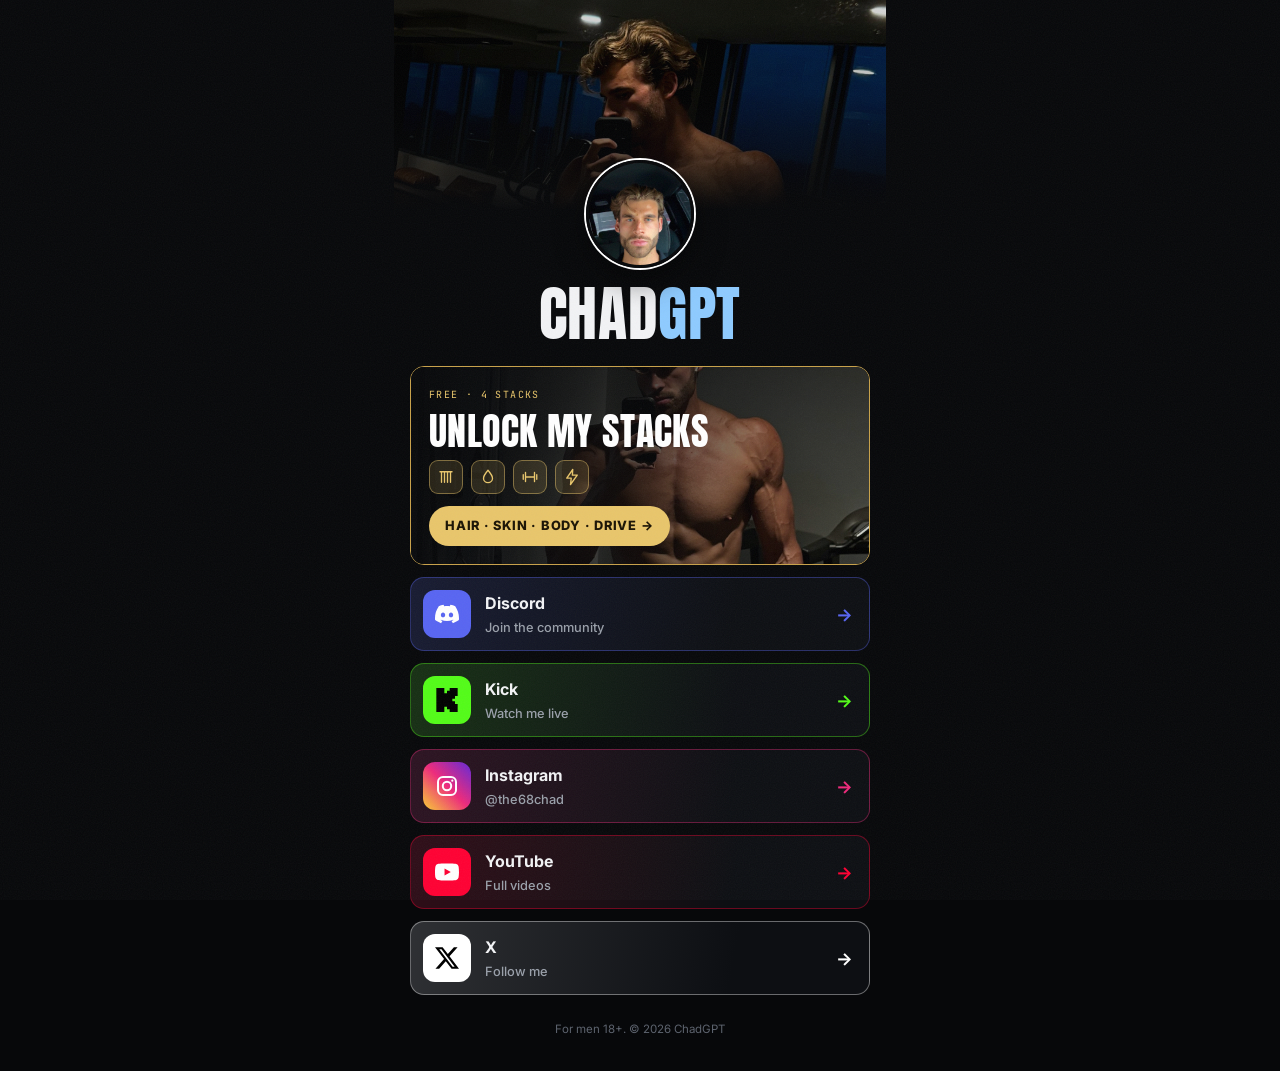
<file: index.html>
<!doctype html>
<html lang="en">
<head>
  <meta charset="utf-8">
  <meta name="viewport" content="width=device-width, initial-scale=1">
  <title>ChadGPT</title>
  <meta name="description" content="ChadGPT. My stacks, my streams, my socials. All in one place.">
  <meta name="theme-color" content="#07080a">
  <meta property="og:type" content="website">
  <meta property="og:site_name" content="ChadGPT">
  <meta property="og:title" content="ChadGPT">
  <meta property="og:description" content="My stacks, my streams, my socials. All in one place.">
  <meta property="og:url" content="https://1chadgpt.com/">
  <meta property="og:image" content="https://1chadgpt.com/images/gallery-4.jpg">
  <meta name="twitter:card" content="summary_large_image">
  <link rel="icon" href="data:image/svg+xml,%3Csvg xmlns='http://www.w3.org/2000/svg' viewBox='0 0 32 32'%3E%3Crect width='32' height='32' rx='7' fill='%2307080a'/%3E%3Ccircle cx='16' cy='16' r='6' fill='%238ecbff'/%3E%3C/svg%3E">
  <link rel="preconnect" href="https://fonts.googleapis.com">
  <link rel="preconnect" href="https://fonts.gstatic.com" crossorigin>
  <link href="https://fonts.googleapis.com/css2?family=Anton&family=Inter:wght@400;500;600;700;800&family=JetBrains+Mono:wght@500;700&display=swap" rel="stylesheet">
  <link rel="stylesheet" href="assets/site.css?v=24">
  <link rel="stylesheet" href="assets/stacks.css?v=24">
</head>
<body data-page="hub">
  <main class="hub">
    <div class="hub__in">
      <div class="hub__cover"><img src="images/gallery-4.jpg" alt=""></div>
      <div class="hub__av"><img src="images/hero-bg.jpg" alt="Chad"></div>
      <h1 class="D" style="margin-bottom:10px">Chad<em>GPT</em></h1>

      <a class="hub__stacks" href="maxxed.html">
        <img src="images/hero.jpg" alt="">
        <span class="mono">Free &middot; 4 stacks</span>
        <b>Unlock My Stacks</b>
        <span class="hub__icons" aria-hidden="true">
          <span><svg viewBox="0 0 24 24"><path d="M4 5h16M6 5v14M10 5v14M14 5v14M18 5v14"/></svg></span>
          <span><svg viewBox="0 0 24 24"><path d="M12 3c3.5 4.2 6 7.3 6 10.5a6 6 0 0 1-12 0C6 10.3 8.5 7.2 12 3z"/></svg></span>
          <span><svg viewBox="0 0 24 24"><path d="M3 9v6M6 6v12M18 6v12M21 9v6M6 12h12"/></svg></span>
          <span><svg viewBox="0 0 24 24"><path d="M13 2 5 13.5h6L10 22l9-12.5h-6.5L13 2z"/></svg></span>
        </span>
        <span class="hub__go">Hair &middot; Skin &middot; Body &middot; Drive &rarr;</span>
      </a>

      <a class="hub__link hub__link--dc" href="https://discord.gg/DJxytDaxYc" target="_blank" rel="noopener">
        <span class="hub__logo" aria-hidden="true"><svg viewBox="0 0 24 24"><path d="M20.317 4.3698a19.7913 19.7913 0 00-4.8851-1.5152.0741.0741 0 00-.0785.0371c-.211.3753-.4447.8648-.6083 1.2495-1.8447-.2762-3.68-.2762-5.4868 0-.1636-.3933-.4058-.8742-.6177-1.2495a.077.077 0 00-.0785-.037 19.7363 19.7363 0 00-4.8852 1.515.0699.0699 0 00-.0321.0277C.5334 9.0458-.319 13.5799.0992 18.0578a.0824.0824 0 00.0312.0561c2.0528 1.5076 4.0413 2.4228 5.9929 3.0294a.0777.0777 0 00.0842-.0276c.4616-.6304.8731-1.2952 1.226-1.9942a.076.076 0 00-.0416-.1057c-.6528-.2476-1.2743-.5495-1.8722-.8923a.077.077 0 01-.0076-.1277c.1258-.0943.2517-.1923.3718-.2914a.0743.0743 0 01.0776-.0105c3.9278 1.7933 8.18 1.7933 12.0614 0a.0739.0739 0 01.0785.0095c.1202.099.246.1981.3728.2924a.077.077 0 01-.0066.1276 12.2986 12.2986 0 01-1.873.8914.0766.0766 0 00-.0407.1067c.3604.698.7719 1.3628 1.225 1.9932a.076.076 0 00.0842.0286c1.961-.6067 3.9495-1.5219 6.0023-3.0294a.077.077 0 00.0313-.0552c.5004-5.177-.8382-9.6739-3.5485-13.6604a.061.061 0 00-.0312-.0286zM8.02 15.3312c-1.1825 0-2.1569-1.0857-2.1569-2.419 0-1.3332.9555-2.4189 2.157-2.4189 1.2108 0 2.1757 1.0952 2.1568 2.419 0 1.3332-.9555 2.4189-2.1569 2.4189zm7.9748 0c-1.1825 0-2.1569-1.0857-2.1569-2.419 0-1.3332.9554-2.4189 2.1569-2.4189 1.2108 0 2.1757 1.0952 2.1568 2.419 0 1.3332-.946 2.4189-2.1568 2.4189Z"/></svg></span>
        <span class="hub__txt">Discord<small>Join the community</small></span><span class="hub__arr" aria-hidden="true">&rarr;</span>
      </a>
      <a class="hub__link hub__link--kick" href="https://kick.com/1chadgpt" target="_blank" rel="noopener">
        <span class="hub__logo" aria-hidden="true"><svg viewBox="0 0 24 24"><path d="M1.333 0h8v5.333H12V2.667h2.667V0h8v8H20v2.667h-2.667v2.666H20V16h2.667v8h-8v-2.667H12v-2.666H9.333V24h-8Z"/></svg></span>
        <span class="hub__txt">Kick<small>Watch me live</small></span><span class="hub__arr" aria-hidden="true">&rarr;</span>
      </a>
      <a class="hub__link hub__link--ig" href="https://instagram.com/the68chad" target="_blank" rel="noopener">
        <span class="hub__logo" aria-hidden="true"><svg viewBox="0 0 24 24"><rect x="3" y="3" width="18" height="18" rx="5"/><circle cx="12" cy="12" r="4.2"/><circle cx="17.3" cy="6.7" r="1.1" class="dot"/></svg></span>
        <span class="hub__txt">Instagram<small>@the68chad</small></span><span class="hub__arr" aria-hidden="true">&rarr;</span>
      </a>
      <a class="hub__link hub__link--yt" href="https://www.youtube.com/@1ChadGPT" target="_blank" rel="noopener">
        <span class="hub__logo" aria-hidden="true"><svg viewBox="0 0 24 24"><path d="M23.498 6.186a3.016 3.016 0 0 0-2.122-2.136C19.505 3.545 12 3.545 12 3.545s-7.505 0-9.377.505A3.017 3.017 0 0 0 .502 6.186C0 8.07 0 12 0 12s0 3.93.502 5.814a3.016 3.016 0 0 0 2.122 2.136c1.871.505 9.376.505 9.376.505s7.505 0 9.377-.505a3.015 3.015 0 0 0 2.122-2.136C24 15.93 24 12 24 12s0-3.93-.502-5.814zM9.545 15.568V8.432L15.818 12l-6.273 3.568z"/></svg></span>
        <span class="hub__txt">YouTube<small>Full videos</small></span><span class="hub__arr" aria-hidden="true">&rarr;</span>
      </a>
      <a class="hub__link hub__link--x" href="https://x.com/1chadgpt" target="_blank" rel="noopener">
        <span class="hub__logo" aria-hidden="true"><svg viewBox="0 0 24 24"><path d="M18.901 1.153h3.68l-8.04 9.19L24 22.846h-7.406l-5.8-7.584-6.638 7.584H.474l8.6-9.83L0 1.154h7.594l5.243 6.932ZM17.61 20.644h2.039L6.486 3.24H4.298Z"/></svg></span>
        <span class="hub__txt">X<small>Follow me</small></span><span class="hub__arr" aria-hidden="true">&rarr;</span>
      </a>

      <p class="hub__fine">For men 18+. &copy; 2026 ChadGPT</p>
    </div>
  </main>
</body>
</html>
</file>
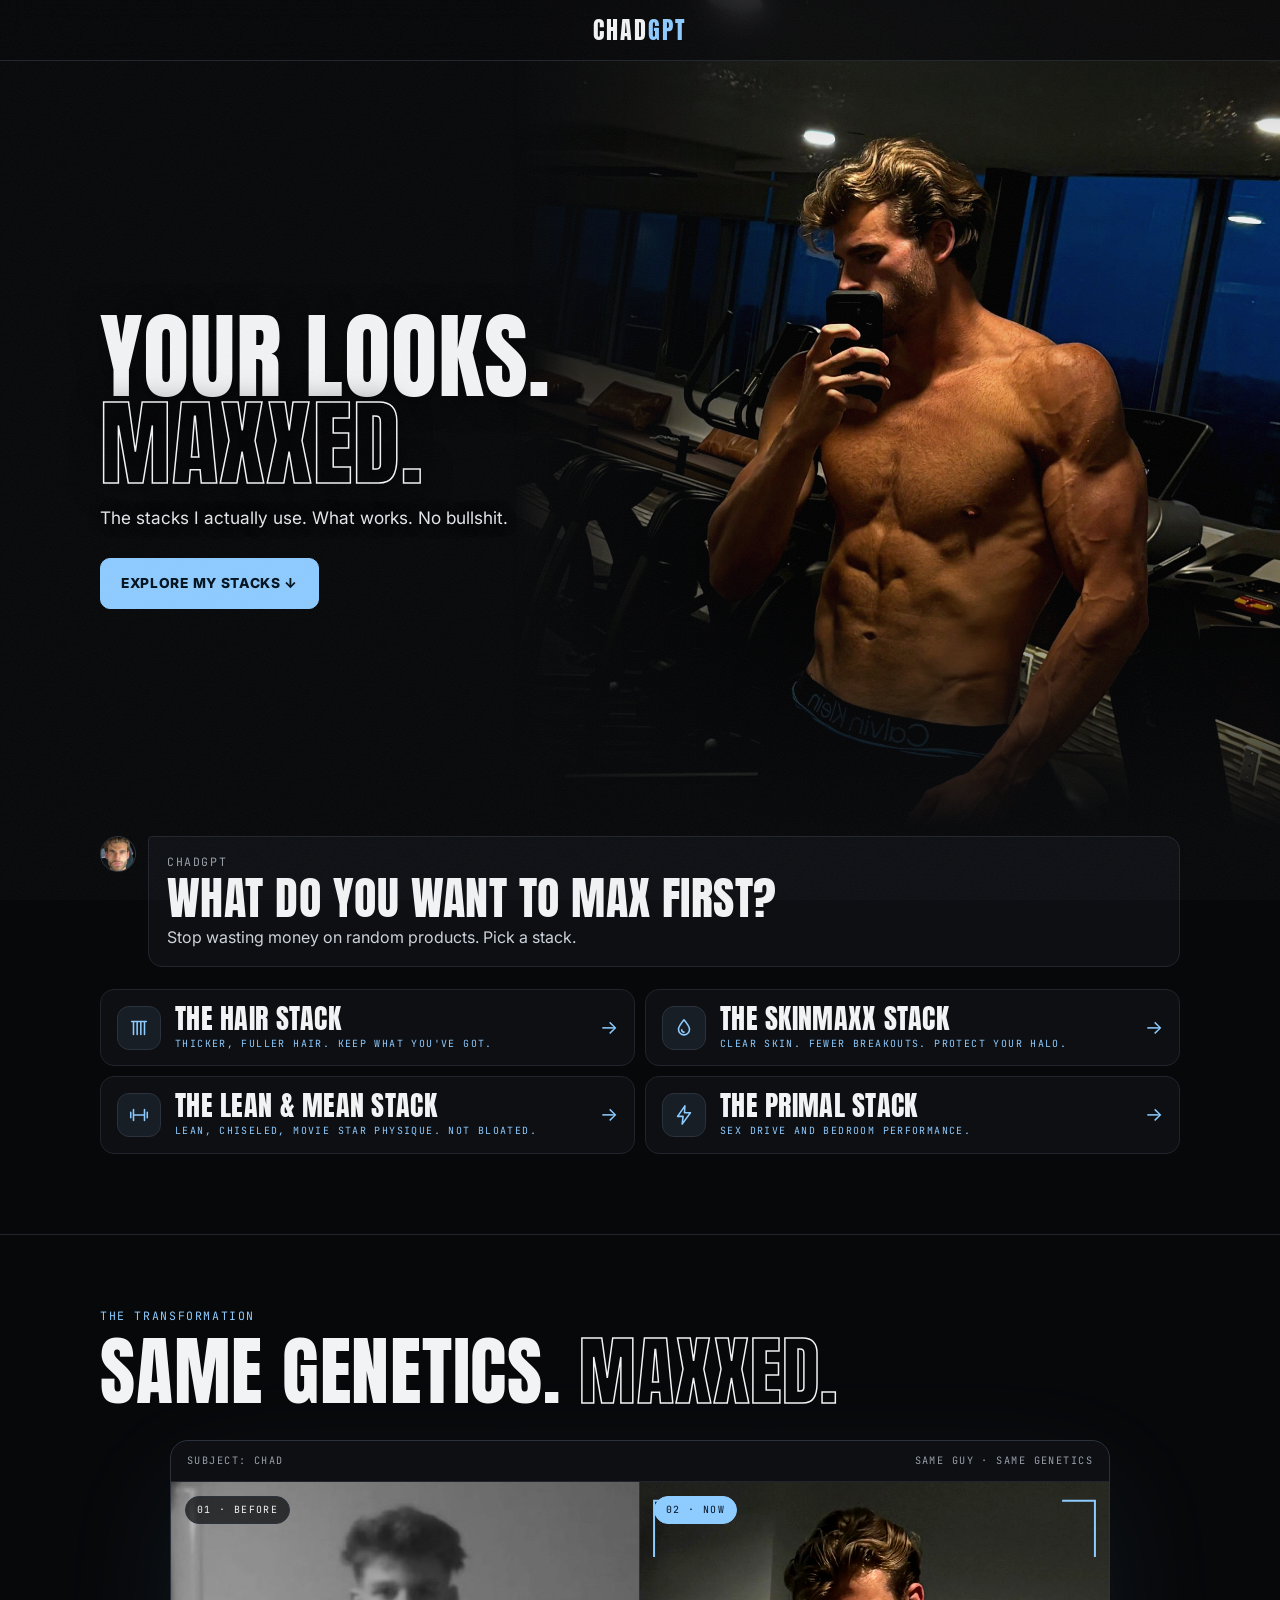
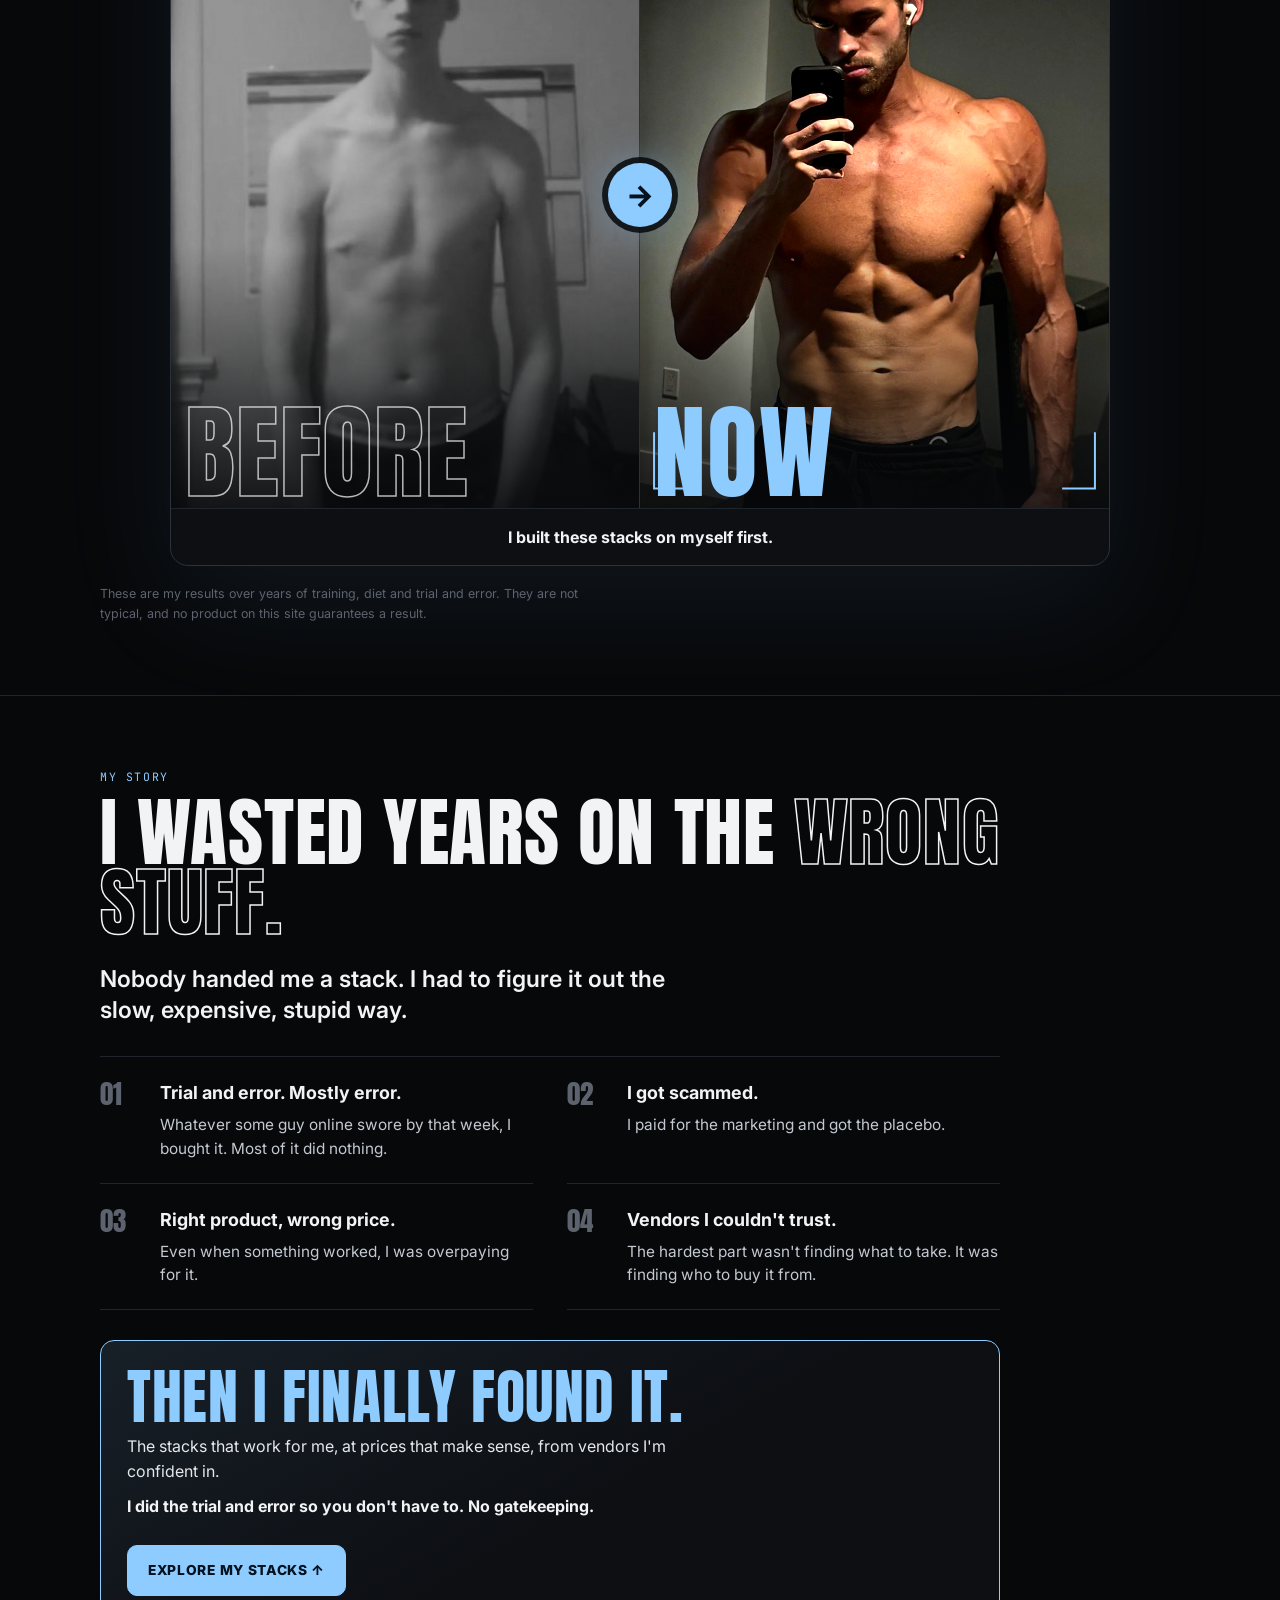
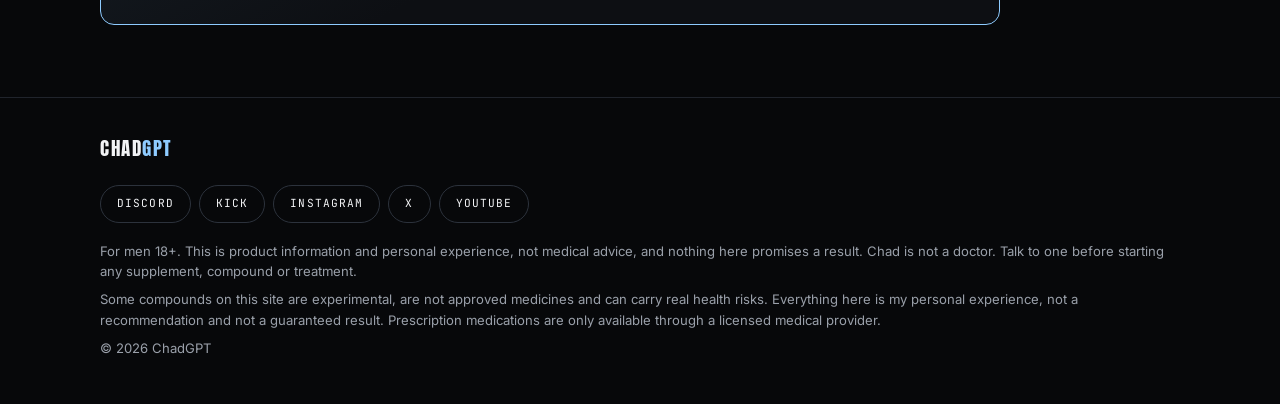
<file: maxxed.html>
<!doctype html>
<html lang="en">
<head>
  <meta charset="utf-8">
  <meta name="viewport" content="width=device-width, initial-scale=1">
  <title>ChadGPT Maxxed | Your looks. Maxxed.</title>
  <meta name="description" content="The stacks I actually use. What works. No bullshit. Hair, skin, physique and male vitality.">
  <meta name="theme-color" content="#07080a">
  <meta property="og:type" content="website">
  <meta property="og:site_name" content="ChadGPT">
  <meta property="og:title" content="ChadGPT Maxxed">
  <meta property="og:description" content="The stacks I actually use. What works. No bullshit.">
  <meta property="og:url" content="https://1chadgpt.com/maxxed.html">
  <meta property="og:image" content="https://1chadgpt.com/images/gallery-4.jpg">
  <meta name="twitter:card" content="summary_large_image">
  <link rel="icon" href="data:image/svg+xml,%3Csvg xmlns='http://www.w3.org/2000/svg' viewBox='0 0 32 32'%3E%3Crect width='32' height='32' rx='7' fill='%2307080a'/%3E%3Ccircle cx='16' cy='16' r='6' fill='%238ecbff'/%3E%3C/svg%3E">
  <link rel="preconnect" href="https://fonts.googleapis.com">
  <link rel="preconnect" href="https://fonts.gstatic.com" crossorigin>
  <link href="https://fonts.googleapis.com/css2?family=Anton&family=Inter:wght@400;500;600;700;800&family=JetBrains+Mono:wght@500;700&display=swap" rel="stylesheet">
  <link rel="stylesheet" href="assets/site.css?v=20">
  <link rel="stylesheet" href="assets/stacks.css?v=20">
</head>
<body data-page="home">
  <div class="bar"><div class="wide">
    <a class="logo" href="index.html" aria-label="ChadGPT Maxxed, home">Chad<em>GPT</em></a>
  </div></div>

  <header class="hero hero--home">
    <div class="hero__bg" style="--pos:58% 12%"><img src="images/gallery-4.jpg" alt=""></div>
    <div class="col">
      <h1 class="D">Your looks. <em>Maxxed.</em></h1>
      <p class="sub">The stacks I actually use. What works. No bullshit.</p>
      <div class="btns" style="justify-content:center;margin-top:26px"><a class="btn" href="#chat">Explore My Stacks &darr;</a></div>
    </div>
  </header>

  <main class="thread wide" id="chat">
    <div class="msg">
      <div class="av"><img src="images/hero-bg.jpg" alt=""></div>
      <div class="bub">
        <span class="mono who">ChadGPT</span>
        <h2 class="D">What do you want to max first?</h2>
        <p>Stop wasting money on random products. Pick a stack.</p>
      </div>
    </div>
    <div class="stks" id="stacks" style="margin-top:0"></div>
  </main>

  <section class="sec">
    <div class="wide">
      <p class="mono ac">The transformation</p>
      <h2 class="D">Same genetics. <em class="ol">Maxxed.</em></h2>
      <figure class="xf">
        <div class="xf__bar mono"><span>Subject: Chad</span><span>Same guy &middot; same genetics</span></div>
        <div class="xf__pair">
          <div class="xf__p xf__p--before">
            <img src="images/before-crop.jpg" alt="Chad before: tall and skinny" loading="lazy">
            <span class="xf__tag mono">01 &middot; Before</span>
            <span class="xf__word D" aria-hidden="true">Before</span>
          </div>
          <div class="xf__p xf__p--now">
            <img src="images/now-crop.jpg" alt="Chad now: lean and muscular" loading="lazy">
            <span class="xf__tag mono">02 &middot; Now</span>
            <span class="xf__word D" aria-hidden="true">Now</span>
            <svg class="xf__corners" viewBox="0 0 100 100" preserveAspectRatio="none" aria-hidden="true"><path d="M3 12V3h7M90 3h7v9M97 88v9h-7M10 97H3v-9"/></svg>
          </div>
          <span class="xf__arrow" aria-hidden="true">&rarr;</span>
        </div>
        <figcaption>I built these stacks on myself first.</figcaption>
      </figure>
      <p class="xf__note">These are my results over years of training, diet and trial and error. They are not typical, and no product on this site guarantees a result.</p>
    </div>
  </section>

  <section class="sec">
    <div class="wide">
      <p class="mono ac">My story</p>
      <h2 class="D">I wasted years on the <em class="ol">wrong stuff.</em></h2>
      <div class="tale">
        <p class="tale__lead">Nobody handed me a stack. I had to figure it out the slow, expensive, stupid way.</p>
        <ol class="tale__steps">
          <li><span class="D">01</span><div><h3>Trial and error. Mostly error.</h3><p>Whatever some guy online swore by that week, I bought it. Most of it did nothing.</p></div></li>
          <li><span class="D">02</span><div><h3>I got scammed.</h3><p>I paid for the marketing and got the placebo.</p></div></li>
          <li><span class="D">03</span><div><h3>Right product, wrong price.</h3><p>Even when something worked, I was overpaying for it.</p></div></li>
          <li><span class="D">04</span><div><h3>Vendors I couldn't trust.</h3><p>The hardest part wasn't finding what to take. It was finding who to buy it from.</p></div></li>
        </ol>
        <div class="tale__end">
          <h3 class="D">Then I finally found it.</h3>
          <p>The stacks that work for me, at prices that make sense, from vendors I'm confident in.</p>
          <p>I did the trial and error so you don't have to. No gatekeeping.</p>
          <div class="btns"><a class="btn" href="#chat">Explore My Stacks &uarr;</a></div>
        </div>
      </div>
    </div>
  </section>

  <footer><div class="wide">
    <span class="logo">Chad<em>GPT</em></span>
    <nav class="socials" aria-label="Follow ChadGPT">
      <a href="https://discord.gg/DJxytDaxYc" target="_blank" rel="noopener">Discord</a>
      <a href="https://kick.com/1chadgpt" target="_blank" rel="noopener">Kick</a>
      <a href="https://instagram.com/the68chad" target="_blank" rel="noopener">Instagram</a>
      <a href="https://x.com/1chadgpt" target="_blank" rel="noopener">X</a>
      <a href="https://www.youtube.com/@1ChadGPT" target="_blank" rel="noopener">YouTube</a>
    </nav>
    <p>For men 18+. This is product information and personal experience, not medical advice, and nothing here promises a result. Chad is not a doctor. Talk to one before starting any supplement, compound or treatment.</p>
    <p>Some compounds on this site are experimental, are not approved medicines and can carry real health risks. Everything here is my personal experience, not a recommendation and not a guaranteed result. Prescription medications are only available through a licensed medical provider.</p>
    <p>&copy; 2026 ChadGPT</p>
  </div></footer>

  <script src="assets/site.js?v=20" data-root=""></script>
</body>
</html>
</file>
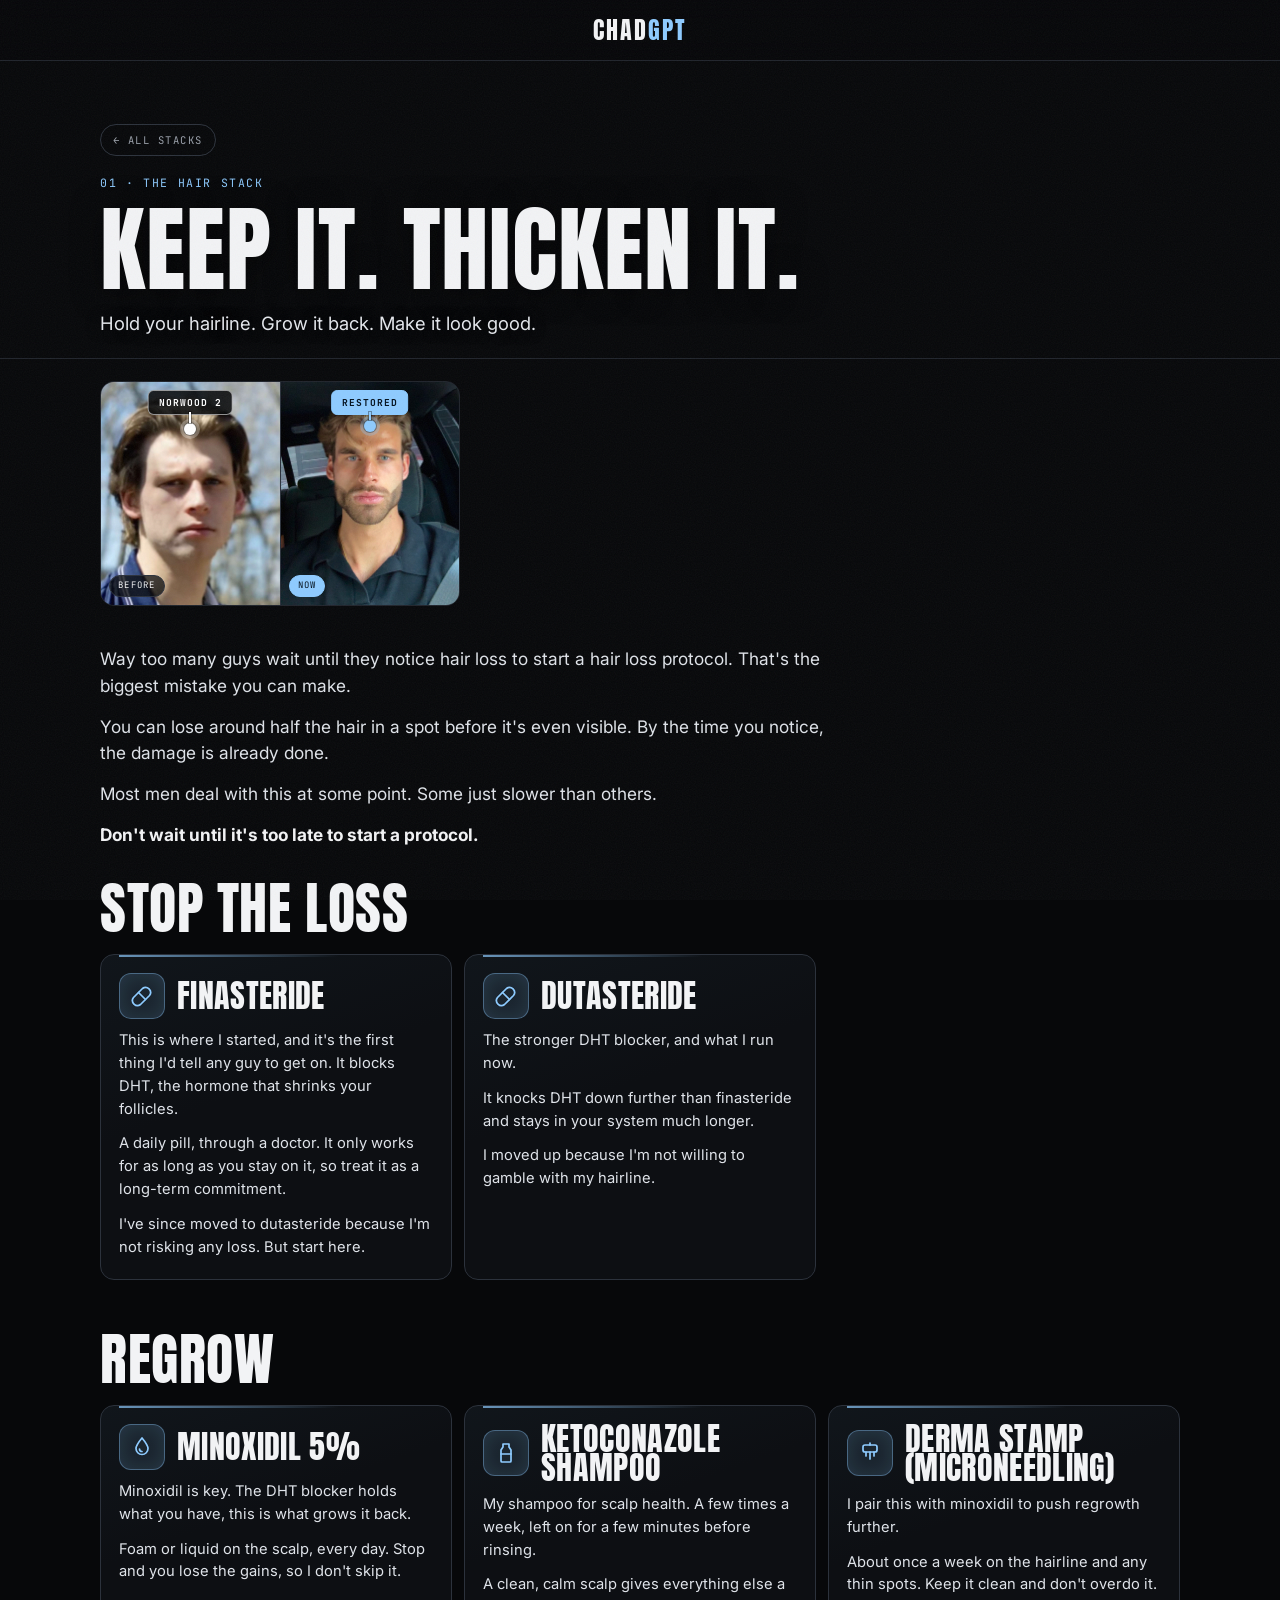
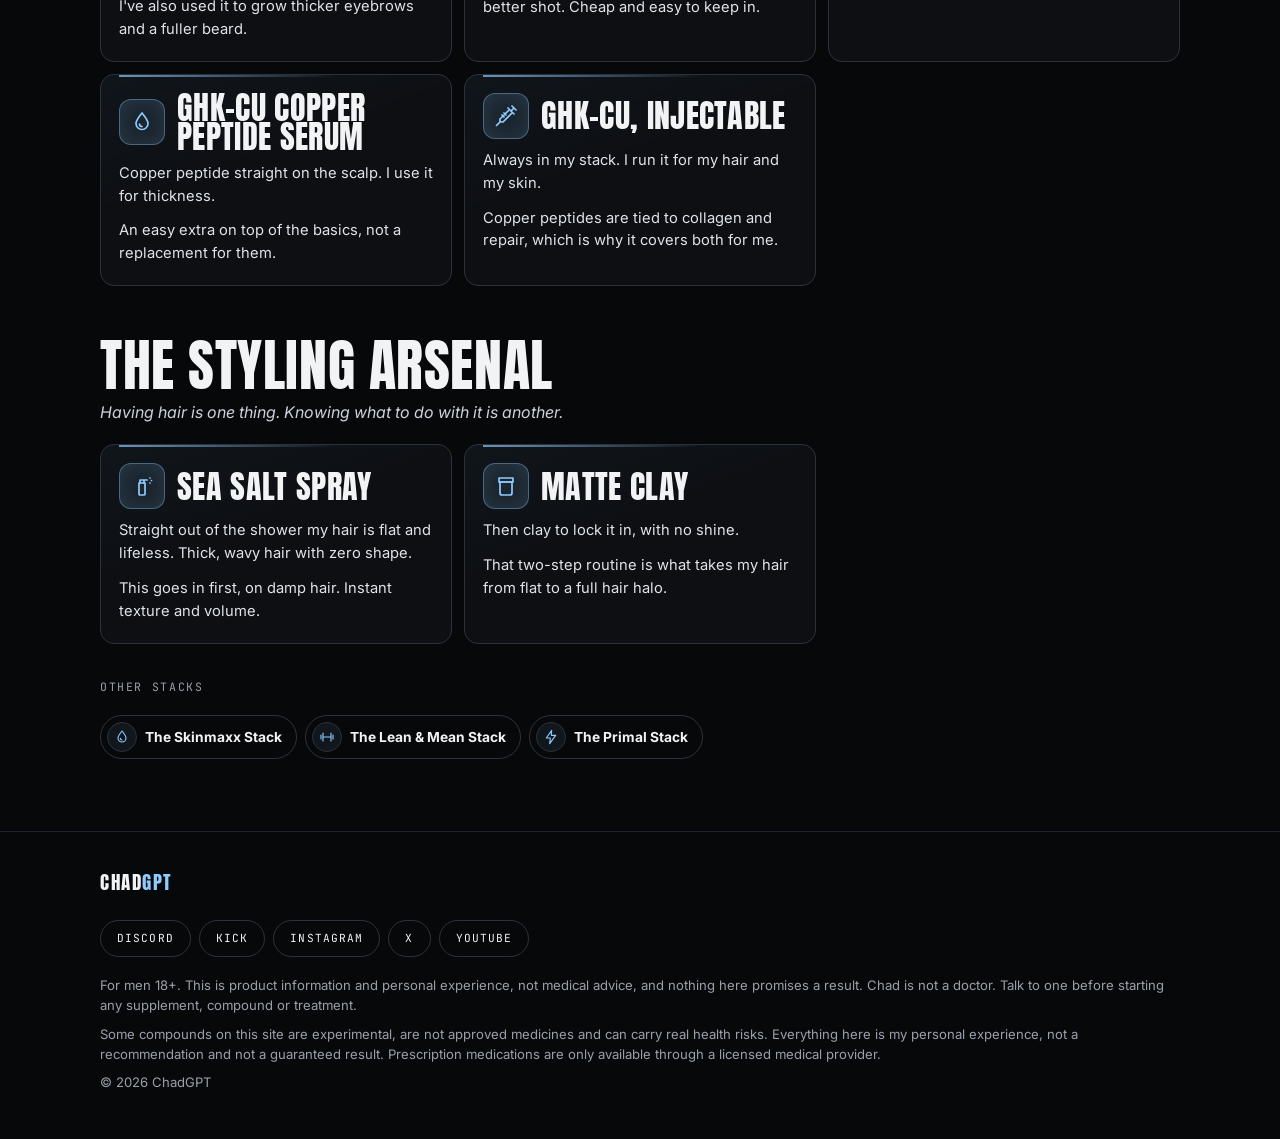
<file: stacks/hair.html>
<!doctype html>
<html lang="en">
<head>
  <meta charset="utf-8">
  <meta name="viewport" content="width=device-width, initial-scale=1">
  <title>ChadGPT Maxxed</title>
  <meta name="description" content="My exact stacks. My go-to products. No gatekeeping. Free.">
  <meta name="theme-color" content="#07080a">
  <link rel="icon" href="data:image/svg+xml,%3Csvg xmlns='http://www.w3.org/2000/svg' viewBox='0 0 32 32'%3E%3Crect width='32' height='32' rx='7' fill='%2307080a'/%3E%3Ccircle cx='16' cy='16' r='6' fill='%238ecbff'/%3E%3C/svg%3E">
  <link rel="preconnect" href="https://fonts.googleapis.com">
  <link rel="preconnect" href="https://fonts.gstatic.com" crossorigin>
  <link href="https://fonts.googleapis.com/css2?family=Anton&family=Inter:wght@400;500;600;700;800&family=JetBrains+Mono:wght@500;700&display=swap" rel="stylesheet">
  <link rel="stylesheet" href="../assets/site.css?v=37">
  <link rel="stylesheet" href="../assets/stacks.css?v=37">
</head>
<body data-page="stack" data-stack="hair">
  <div class="bar"><div class="wide">
    <a class="logo" href="../maxxed.html" aria-label="ChadGPT Maxxed, home">Chad<em>GPT</em></a>
  </div></div>

  <header class="hero hero--page hero--stack">
    <div class="wide">
      <a class="back mono" href="../maxxed.html">&larr; All stacks</a>
      <p class="mono ac" id="num"></p>
      <h1 class="D" id="name"></h1>
      <p class="sub" id="tagline"></p>
    </div>
  </header>

  <main class="wide page">

    <div id="photos" class="minis photos"></div>

    <div class="intro" id="intro"></div>

    <div id="sections" class="groups"></div>

    <div>
      <p class="mono">Other stacks</p>
      <div class="chips" id="others"></div>
    </div>
  </main>

  <footer><div class="wide">
    <span class="logo">Chad<em>GPT</em></span>
    <nav class="socials" aria-label="Follow ChadGPT">
      <a href="https://discord.gg/DJxytDaxYc" target="_blank" rel="noopener">Discord</a>
      <a href="https://kick.com/1chadgpt" target="_blank" rel="noopener">Kick</a>
      <a href="https://instagram.com/the68chad" target="_blank" rel="noopener">Instagram</a>
      <a href="https://x.com/1chadgpt" target="_blank" rel="noopener">X</a>
      <a href="https://www.youtube.com/@1ChadGPT" target="_blank" rel="noopener">YouTube</a>
    </nav>
    <p>For men 18+. This is product information and personal experience, not medical advice, and nothing here promises a result. Chad is not a doctor. Talk to one before starting any supplement, compound or treatment.</p>
    <p>Some compounds on this site are experimental, are not approved medicines and can carry real health risks. Everything here is my personal experience, not a recommendation and not a guaranteed result. Prescription medications are only available through a licensed medical provider.</p>
    <p>&copy; 2026 ChadGPT</p>
  </div></footer>

  <script src="../assets/site.js?v=37" data-root="../"></script>
</body>
</html>
</file>
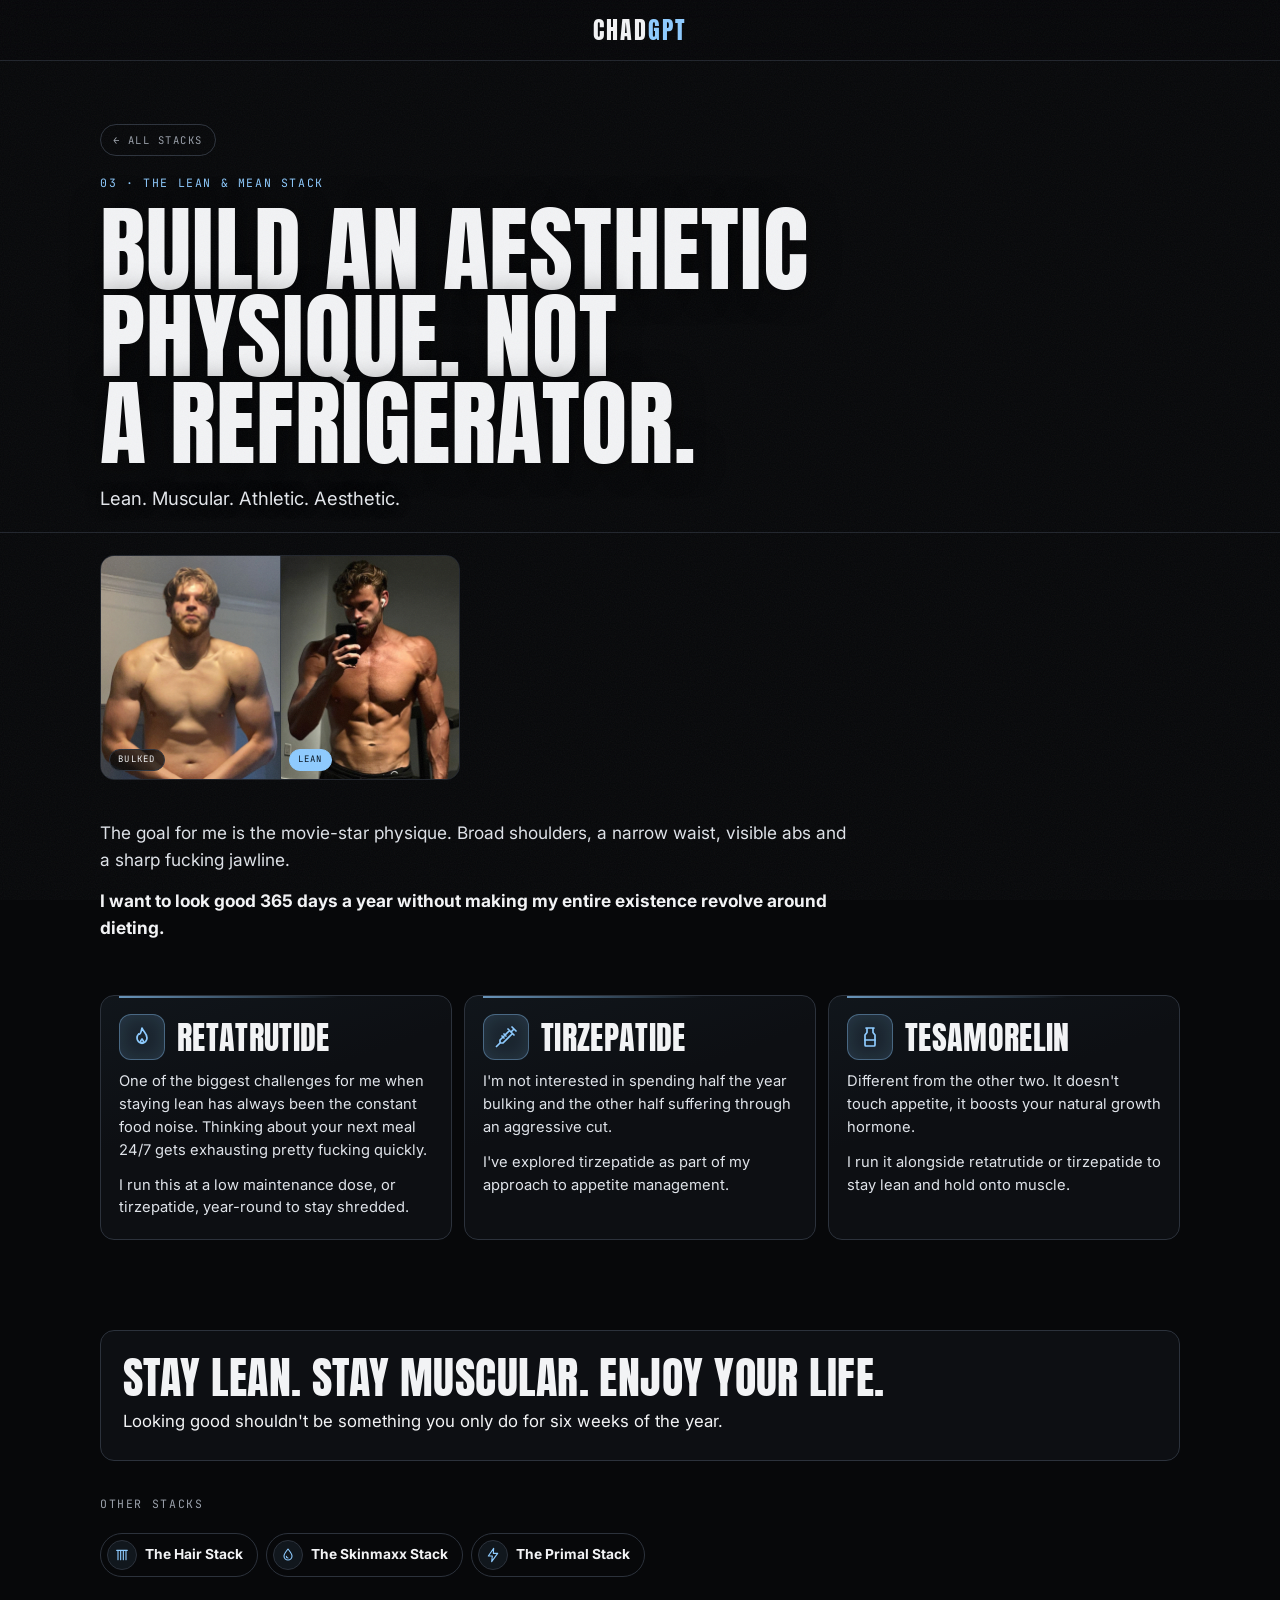
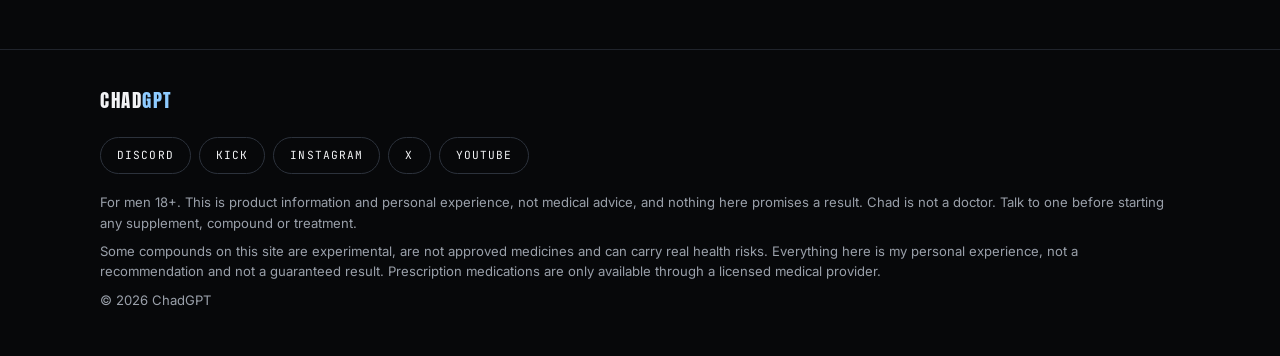
<file: stacks/lean-mean.html>
<!doctype html>
<html lang="en">
<head>
  <meta charset="utf-8">
  <meta name="viewport" content="width=device-width, initial-scale=1">
  <title>ChadGPT Maxxed</title>
  <meta name="description" content="My exact stacks. My go-to products. No gatekeeping. Free.">
  <meta name="theme-color" content="#07080a">
  <link rel="icon" href="data:image/svg+xml,%3Csvg xmlns='http://www.w3.org/2000/svg' viewBox='0 0 32 32'%3E%3Crect width='32' height='32' rx='7' fill='%2307080a'/%3E%3Ccircle cx='16' cy='16' r='6' fill='%238ecbff'/%3E%3C/svg%3E">
  <link rel="preconnect" href="https://fonts.googleapis.com">
  <link rel="preconnect" href="https://fonts.gstatic.com" crossorigin>
  <link href="https://fonts.googleapis.com/css2?family=Anton&family=Inter:wght@400;500;600;700;800&family=JetBrains+Mono:wght@500;700&display=swap" rel="stylesheet">
  <link rel="stylesheet" href="../assets/site.css?v=37">
  <link rel="stylesheet" href="../assets/stacks.css?v=37">
</head>
<body data-page="stack" data-stack="lean-mean">
  <div class="bar"><div class="wide">
    <a class="logo" href="../maxxed.html" aria-label="ChadGPT Maxxed, home">Chad<em>GPT</em></a>
  </div></div>

  <header class="hero hero--page hero--stack">
    <div class="wide">
      <a class="back mono" href="../maxxed.html">&larr; All stacks</a>
      <p class="mono ac" id="num"></p>
      <h1 class="D" id="name"></h1>
      <p class="sub" id="tagline"></p>
    </div>
  </header>

  <main class="wide page">

    <div id="photos" class="minis photos"></div>

    <div class="intro" id="intro"></div>

    <div id="sections" class="groups"></div>

    <div>
      <p class="mono">Other stacks</p>
      <div class="chips" id="others"></div>
    </div>
  </main>

  <footer><div class="wide">
    <span class="logo">Chad<em>GPT</em></span>
    <nav class="socials" aria-label="Follow ChadGPT">
      <a href="https://discord.gg/DJxytDaxYc" target="_blank" rel="noopener">Discord</a>
      <a href="https://kick.com/1chadgpt" target="_blank" rel="noopener">Kick</a>
      <a href="https://instagram.com/the68chad" target="_blank" rel="noopener">Instagram</a>
      <a href="https://x.com/1chadgpt" target="_blank" rel="noopener">X</a>
      <a href="https://www.youtube.com/@1ChadGPT" target="_blank" rel="noopener">YouTube</a>
    </nav>
    <p>For men 18+. This is product information and personal experience, not medical advice, and nothing here promises a result. Chad is not a doctor. Talk to one before starting any supplement, compound or treatment.</p>
    <p>Some compounds on this site are experimental, are not approved medicines and can carry real health risks. Everything here is my personal experience, not a recommendation and not a guaranteed result. Prescription medications are only available through a licensed medical provider.</p>
    <p>&copy; 2026 ChadGPT</p>
  </div></footer>

  <script src="../assets/site.js?v=37" data-root="../"></script>
</body>
</html>
</file>
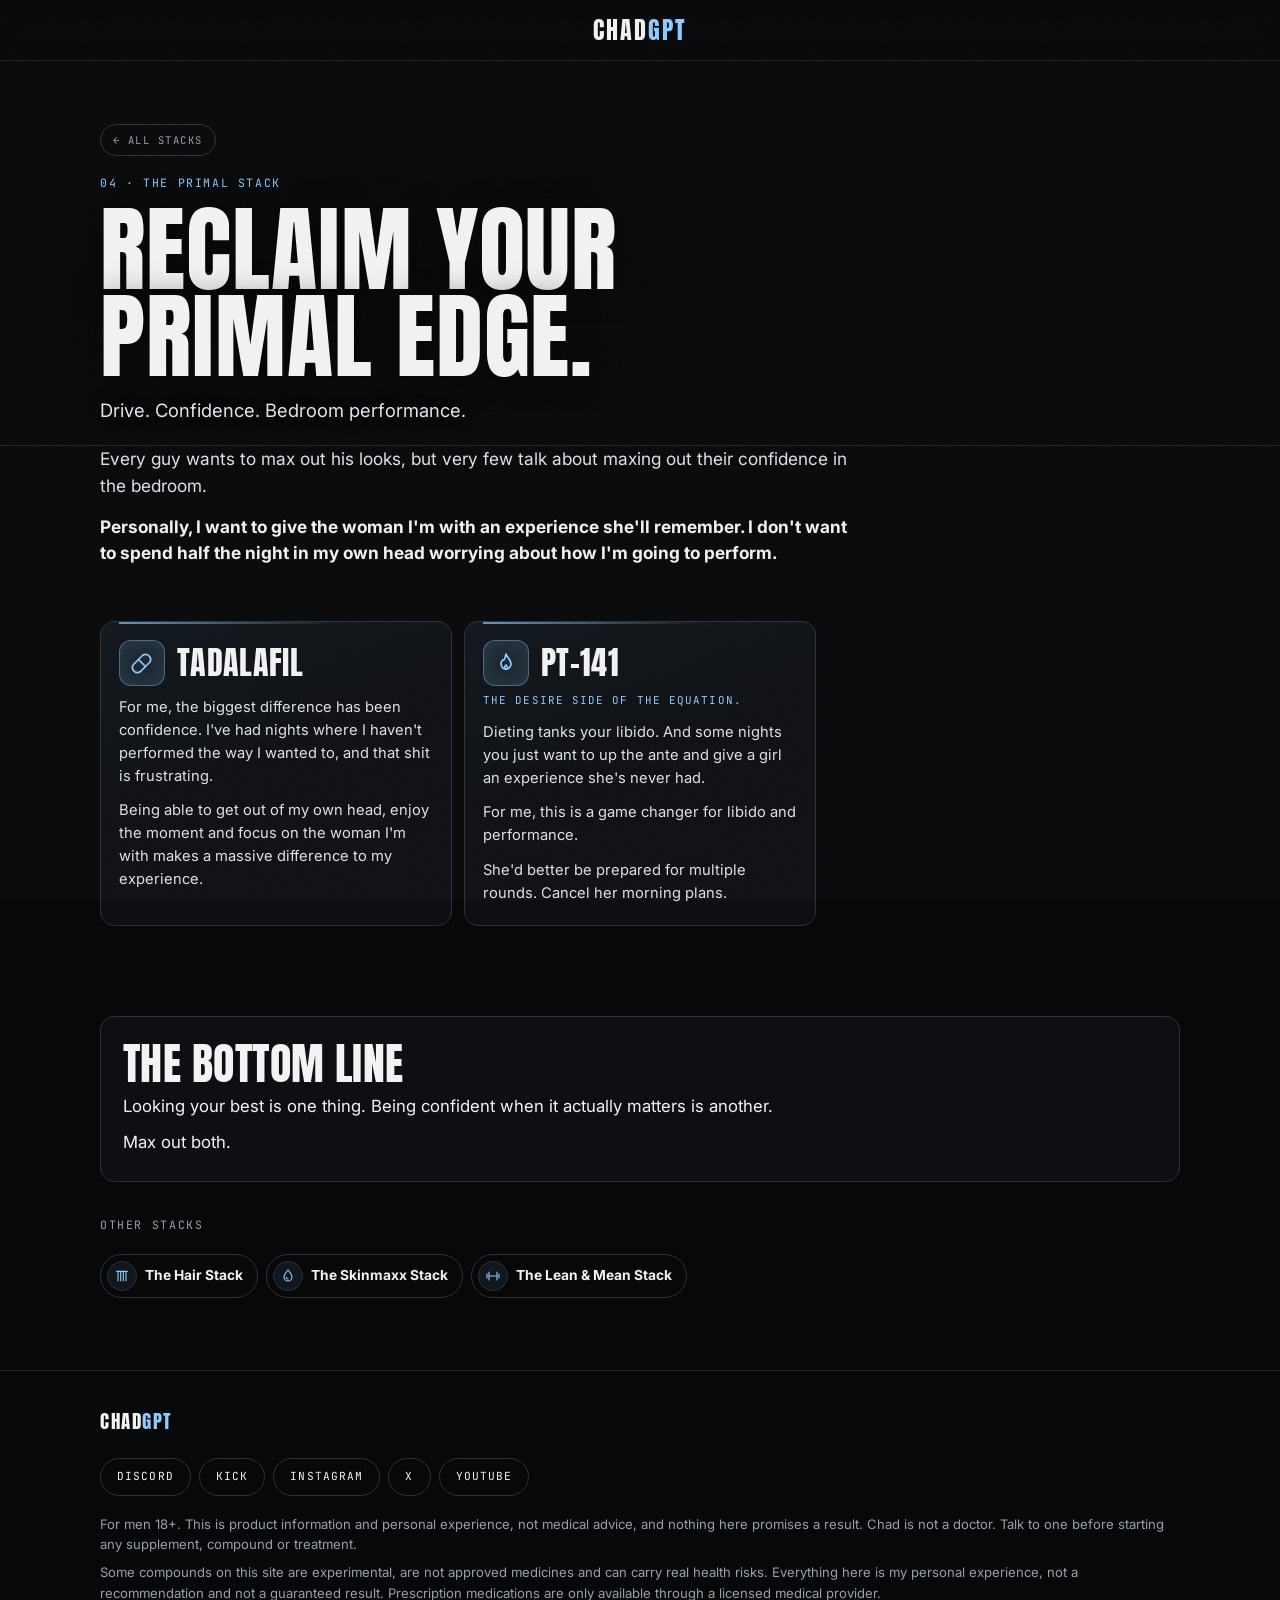
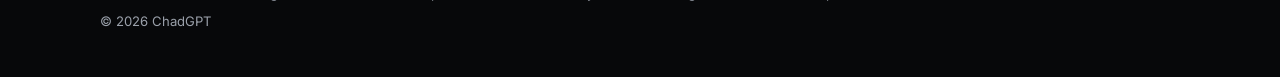
<file: stacks/primal.html>
<!doctype html>
<html lang="en">
<head>
  <meta charset="utf-8">
  <meta name="viewport" content="width=device-width, initial-scale=1">
  <title>ChadGPT Maxxed</title>
  <meta name="description" content="My exact stacks. My go-to products. No gatekeeping. Free.">
  <meta name="theme-color" content="#07080a">
  <link rel="icon" href="data:image/svg+xml,%3Csvg xmlns='http://www.w3.org/2000/svg' viewBox='0 0 32 32'%3E%3Crect width='32' height='32' rx='7' fill='%2307080a'/%3E%3Ccircle cx='16' cy='16' r='6' fill='%238ecbff'/%3E%3C/svg%3E">
  <link rel="preconnect" href="https://fonts.googleapis.com">
  <link rel="preconnect" href="https://fonts.gstatic.com" crossorigin>
  <link href="https://fonts.googleapis.com/css2?family=Anton&family=Inter:wght@400;500;600;700;800&family=JetBrains+Mono:wght@500;700&display=swap" rel="stylesheet">
  <link rel="stylesheet" href="../assets/site.css?v=37">
  <link rel="stylesheet" href="../assets/stacks.css?v=37">
</head>
<body data-page="stack" data-stack="primal">
  <div class="bar"><div class="wide">
    <a class="logo" href="../maxxed.html" aria-label="ChadGPT Maxxed, home">Chad<em>GPT</em></a>
  </div></div>

  <header class="hero hero--page hero--stack">
    <div class="wide">
      <a class="back mono" href="../maxxed.html">&larr; All stacks</a>
      <p class="mono ac" id="num"></p>
      <h1 class="D" id="name"></h1>
      <p class="sub" id="tagline"></p>
    </div>
  </header>

  <main class="wide page">

    <div id="photos" class="minis photos"></div>

    <div class="intro" id="intro"></div>

    <div id="sections" class="groups"></div>

    <div>
      <p class="mono">Other stacks</p>
      <div class="chips" id="others"></div>
    </div>
  </main>

  <footer><div class="wide">
    <span class="logo">Chad<em>GPT</em></span>
    <nav class="socials" aria-label="Follow ChadGPT">
      <a href="https://discord.gg/DJxytDaxYc" target="_blank" rel="noopener">Discord</a>
      <a href="https://kick.com/1chadgpt" target="_blank" rel="noopener">Kick</a>
      <a href="https://instagram.com/the68chad" target="_blank" rel="noopener">Instagram</a>
      <a href="https://x.com/1chadgpt" target="_blank" rel="noopener">X</a>
      <a href="https://www.youtube.com/@1ChadGPT" target="_blank" rel="noopener">YouTube</a>
    </nav>
    <p>For men 18+. This is product information and personal experience, not medical advice, and nothing here promises a result. Chad is not a doctor. Talk to one before starting any supplement, compound or treatment.</p>
    <p>Some compounds on this site are experimental, are not approved medicines and can carry real health risks. Everything here is my personal experience, not a recommendation and not a guaranteed result. Prescription medications are only available through a licensed medical provider.</p>
    <p>&copy; 2026 ChadGPT</p>
  </div></footer>

  <script src="../assets/site.js?v=37" data-root="../"></script>
</body>
</html>
</file>
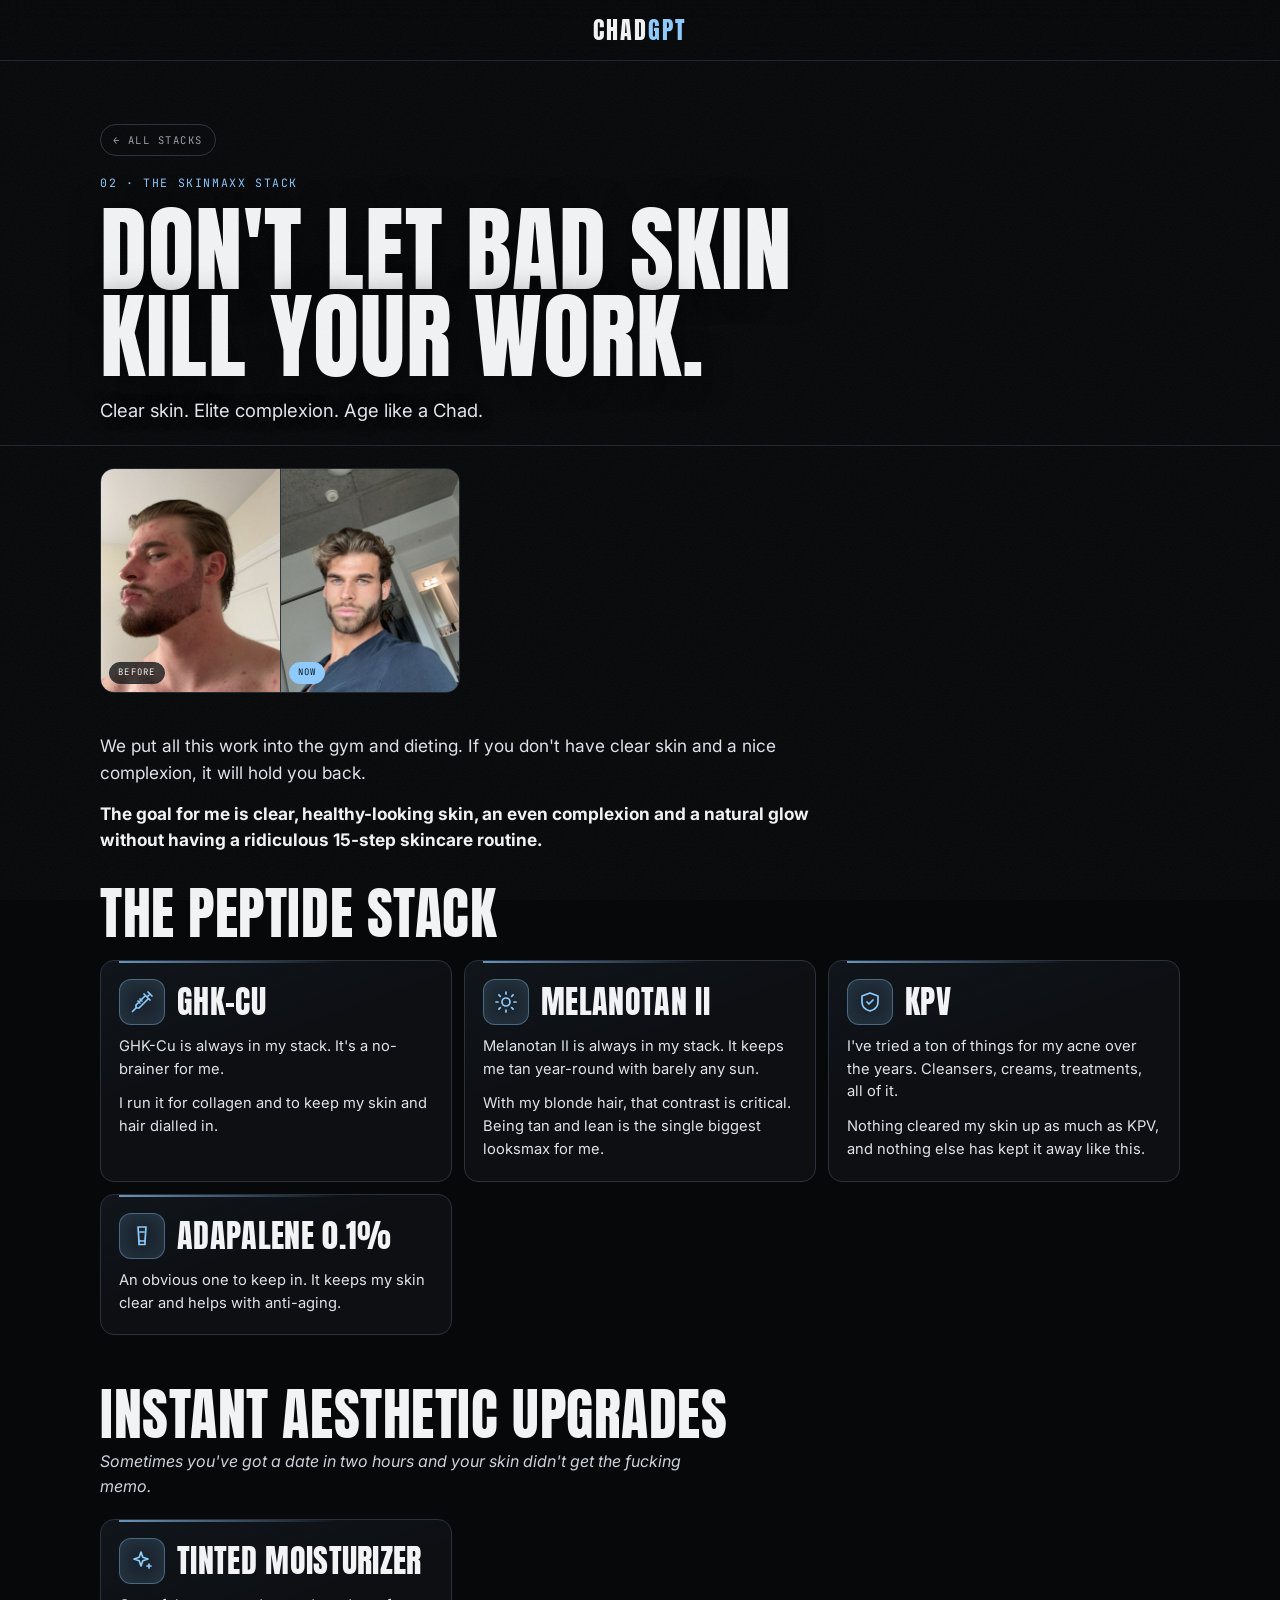
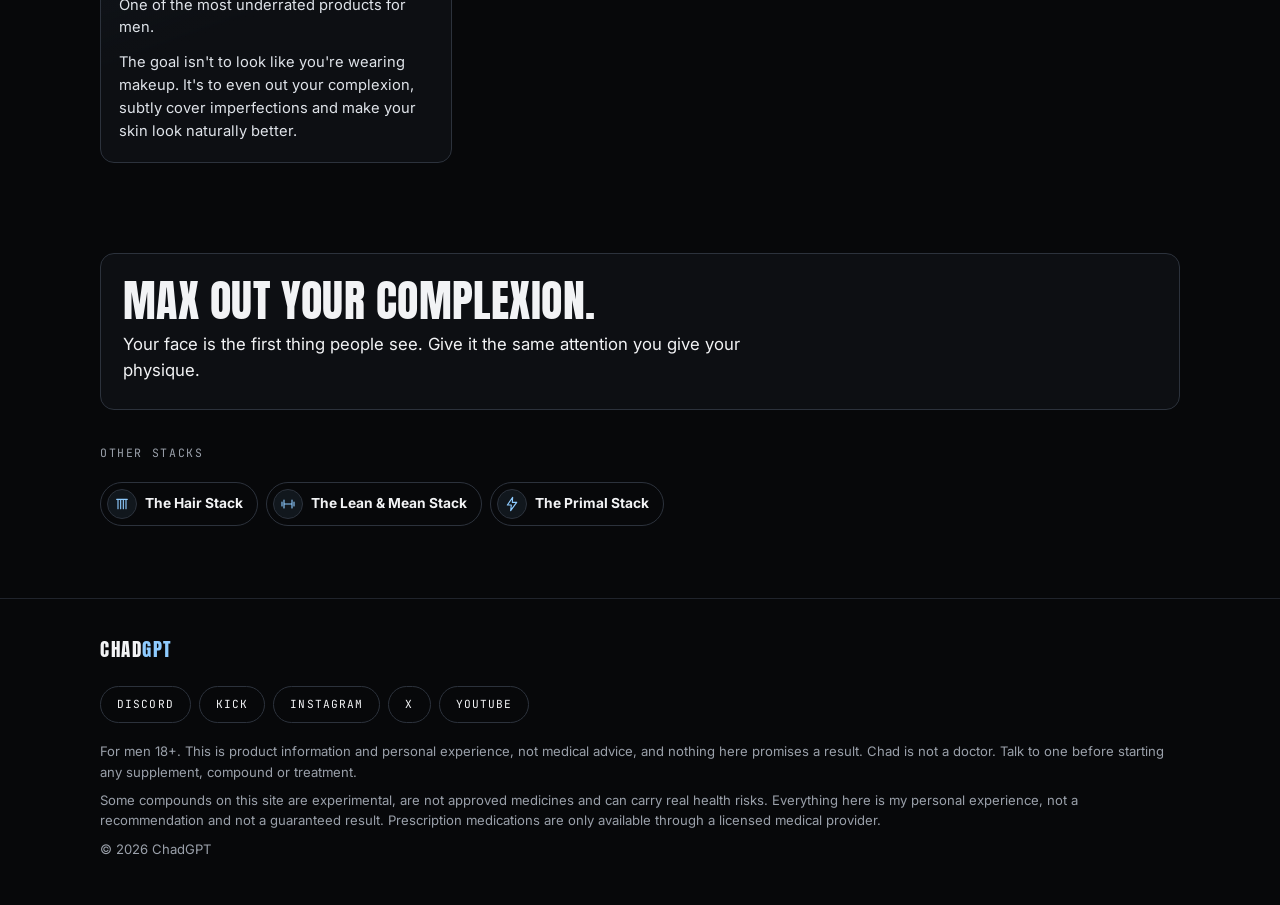
<file: stacks/skinmaxx.html>
<!doctype html>
<html lang="en">
<head>
  <meta charset="utf-8">
  <meta name="viewport" content="width=device-width, initial-scale=1">
  <title>ChadGPT Maxxed</title>
  <meta name="description" content="My exact stacks. My go-to products. No gatekeeping. Free.">
  <meta name="theme-color" content="#07080a">
  <link rel="icon" href="data:image/svg+xml,%3Csvg xmlns='http://www.w3.org/2000/svg' viewBox='0 0 32 32'%3E%3Crect width='32' height='32' rx='7' fill='%2307080a'/%3E%3Ccircle cx='16' cy='16' r='6' fill='%238ecbff'/%3E%3C/svg%3E">
  <link rel="preconnect" href="https://fonts.googleapis.com">
  <link rel="preconnect" href="https://fonts.gstatic.com" crossorigin>
  <link href="https://fonts.googleapis.com/css2?family=Anton&family=Inter:wght@400;500;600;700;800&family=JetBrains+Mono:wght@500;700&display=swap" rel="stylesheet">
  <link rel="stylesheet" href="../assets/site.css?v=37">
  <link rel="stylesheet" href="../assets/stacks.css?v=37">
</head>
<body data-page="stack" data-stack="skinmaxx">
  <div class="bar"><div class="wide">
    <a class="logo" href="../maxxed.html" aria-label="ChadGPT Maxxed, home">Chad<em>GPT</em></a>
  </div></div>

  <header class="hero hero--page hero--stack">
    <div class="wide">
      <a class="back mono" href="../maxxed.html">&larr; All stacks</a>
      <p class="mono ac" id="num"></p>
      <h1 class="D" id="name"></h1>
      <p class="sub" id="tagline"></p>
    </div>
  </header>

  <main class="wide page">

    <div id="photos" class="minis photos"></div>

    <div class="intro" id="intro"></div>

    <div id="sections" class="groups"></div>

    <div>
      <p class="mono">Other stacks</p>
      <div class="chips" id="others"></div>
    </div>
  </main>

  <footer><div class="wide">
    <span class="logo">Chad<em>GPT</em></span>
    <nav class="socials" aria-label="Follow ChadGPT">
      <a href="https://discord.gg/DJxytDaxYc" target="_blank" rel="noopener">Discord</a>
      <a href="https://kick.com/1chadgpt" target="_blank" rel="noopener">Kick</a>
      <a href="https://instagram.com/the68chad" target="_blank" rel="noopener">Instagram</a>
      <a href="https://x.com/1chadgpt" target="_blank" rel="noopener">X</a>
      <a href="https://www.youtube.com/@1ChadGPT" target="_blank" rel="noopener">YouTube</a>
    </nav>
    <p>For men 18+. This is product information and personal experience, not medical advice, and nothing here promises a result. Chad is not a doctor. Talk to one before starting any supplement, compound or treatment.</p>
    <p>Some compounds on this site are experimental, are not approved medicines and can carry real health risks. Everything here is my personal experience, not a recommendation and not a guaranteed result. Prescription medications are only available through a licensed medical provider.</p>
    <p>&copy; 2026 ChadGPT</p>
  </div></footer>

  <script src="../assets/site.js?v=37" data-root="../"></script>
</body>
</html>
</file>
<file: assets/site.css>
/* direction: NIGHT GYM. Matte black, one cold light (the blue of the dusk windows in his photos), his pictures doing the colour.
   rules: one accent only (--ac); Anton for names and prices, Inter for reading, mono for the "ChadGPT" chat chrome.
   signature: the page is a chat with ChadGPT. He asks, you tap a photo, he answers with your stack. */

:root {
  --bg: #07080a; --bg2: #0d0f13; --bg3: #14171d;
  --tx: #f2f3f5; --mut: #9aa0aa; --dim: #5d636e;
  --line: #20242c; --line2: #2c323c;
  --ac: #8ecbff; --ac-ink: #04121f;
  --r: 14px;
  --mono: "JetBrains Mono", ui-monospace, Consolas, monospace;
}

* { box-sizing: border-box; margin: 0; padding: 0; }
html { scroll-behavior: smooth; -webkit-text-size-adjust: 100%; }
body {
  font-family: Inter, system-ui, sans-serif; background: var(--bg); color: var(--tx);
  line-height: 1.55; -webkit-font-smoothing: antialiased; overflow-x: hidden;
}
body::after { /* grain */
  content: ""; position: fixed; inset: 0; pointer-events: none; z-index: 99; opacity: .05;
  background-image: url("data:image/svg+xml,%3Csvg xmlns='http://www.w3.org/2000/svg' width='160' height='160'%3E%3Cfilter id='n'%3E%3CfeTurbulence type='fractalNoise' baseFrequency='.85' numOctaves='3'/%3E%3C/filter%3E%3Crect width='100%25' height='100%25' filter='url(%23n)'/%3E%3C/svg%3E");
}
a { color: inherit; text-decoration: none; }
img { display: block; max-width: 100%; }
ul, ol { list-style: none; }
button, input { font: inherit; color: inherit; }
::selection { background: var(--ac); color: var(--ac-ink); }
:focus-visible { outline: 2px solid var(--ac); outline-offset: 3px; }
[hidden] { display: none !important; }

.col { width: min(100% - 32px, 760px); margin: 0 auto; }
.wide { width: min(100% - 32px, 1080px); margin: 0 auto; }
.D { font-family: Anton, Impact, sans-serif; font-weight: 400; text-transform: uppercase; letter-spacing: .01em; line-height: .92; }
.mono { font-family: var(--mono); font-size: .72rem; letter-spacing: .14em; text-transform: uppercase; color: var(--mut); }
.ac { color: var(--ac); }

/* ---------- top bar ---------- */
.bar { position: fixed; top: 0; left: 0; right: 0; z-index: 40; background: rgba(7, 8, 10, .72); backdrop-filter: blur(12px); border-bottom: 1px solid var(--line); }
.bar > div { display: flex; align-items: center; justify-content: space-between; height: 60px; }
.logo { font-family: Anton, Impact, sans-serif; font-size: 1.5rem; letter-spacing: .08em; text-transform: uppercase; line-height: 1; }
.logo em { font-style: normal; color: var(--ac); }
.live { display: inline-flex; align-items: center; gap: 8px; }
.live::before { content: ""; width: 7px; height: 7px; border-radius: 50%; background: var(--ac); box-shadow: 0 0 0 4px rgba(142, 203, 255, .16); }
.bar a.pill { font-size: .78rem; font-weight: 700; letter-spacing: .06em; text-transform: uppercase; padding: 9px 14px; border: 1px solid var(--line2); border-radius: 999px; transition: border-color .2s, color .2s; white-space: nowrap; }
.bar a.pill:hover { border-color: var(--ac); color: var(--ac); }

/* ---------- hero ---------- */
.hero { position: relative; min-height: 94vh; display: grid; align-content: end; padding: 132px 0 56px; text-align: center; overflow: hidden; isolation: isolate; }
.hero__bg { position: absolute; inset: 0; z-index: -1; }
.hero__bg img { width: 100%; height: 100%; object-fit: cover; object-position: var(--pos, 50% 30%); opacity: 1; filter: brightness(1.2) contrast(1.08) saturate(1.05); }
.hero__bg::after { content: ""; position: absolute; inset: 0;
  background: linear-gradient(to bottom, rgba(7, 8, 10, .45) 0, rgba(7, 8, 10, .05) 16%, rgba(7, 8, 10, .1) 42%, rgba(7, 8, 10, .82) 68%, var(--bg) 100%); }
.hero h1 { font-size: clamp(46px, 9.5vw, 112px); margin: 18px 0 18px; text-wrap: balance; text-shadow: 0 2px 30px rgba(0, 0, 0, .6); }
.hero h1 em { font-style: normal; color: transparent; -webkit-text-stroke: 1.5px var(--tx); }
.hero p.sub { color: #e4e7ec; font-size: 1.08rem; max-width: 52ch; margin: 0 auto; text-shadow: 0 1px 14px rgba(0, 0, 0, .8); }
.thread { scroll-margin-top: 80px; }
.hero--page { min-height: 0; padding-bottom: 72px; }
.hero--page h1 { font-size: clamp(64px, 15vw, 168px); }

/* ---------- chat thread ---------- */
.thread { padding: 8px 0 80px; display: grid; gap: 22px; }
.msg { display: grid; grid-template-columns: 36px minmax(0, 1fr); gap: 12px; align-items: start; }
.av { width: 36px; height: 36px; border-radius: 50%; overflow: hidden; border: 1px solid var(--line2); background: var(--bg3); }
.av img { width: 100%; height: 100%; object-fit: cover; object-position: 50% 40%; transform: scale(1.5); }
.bub { background: var(--bg2); border: 1px solid var(--line); border-radius: 4px var(--r) var(--r) var(--r); padding: 16px 18px; }
.bub .who { display: block; margin-bottom: 6px; }
.bub h2 { font-size: clamp(30px, 6vw, 46px); }
.bub p { color: #cdd2da; margin-top: 6px; }
.msg--me { grid-template-columns: minmax(0, 1fr); justify-items: end; }
.msg--me .bub { background: var(--ac); color: var(--ac-ink); border-color: var(--ac); border-radius: var(--r) var(--r) 4px var(--r); font-weight: 700; padding: 10px 16px; }
.msg.pop { animation: pop .35s cubic-bezier(.2, .7, .2, 1) both; }
@keyframes pop { from { opacity: 0; transform: translateY(10px); } to { opacity: 1; transform: none; } }

/* photo picker */
.pick { display: grid; grid-template-columns: repeat(3, minmax(0, 1fr)); gap: 10px; margin-left: 48px; }
.card { position: relative; display: block; width: 100%; aspect-ratio: 3 / 4; border-radius: var(--r); overflow: hidden; border: 1px solid var(--line); background: var(--bg3); cursor: pointer; text-align: left; transition: border-color .2s, transform .2s; }
.card img { position: absolute; inset: 0; width: 100%; height: 100%; object-fit: cover; object-position: var(--pos, 50% 30%); transform: scale(var(--zoom, 1)); transform-origin: var(--pos, 50% 30%); filter: saturate(.85) contrast(1.05); transition: transform .5s cubic-bezier(.2, .7, .2, 1), filter .3s; }
.card::after { content: ""; position: absolute; inset: 0; background: linear-gradient(to top, rgba(7, 8, 10, .92) 0, rgba(7, 8, 10, .2) 55%, rgba(7, 8, 10, .25) 100%); }
.card > span { position: absolute; z-index: 1; left: 14px; right: 14px; }
.card .n { top: 12px; }
.card .t { bottom: 34px; font-size: clamp(28px, 5vw, 44px); }
.card .l { bottom: 13px; font-size: .78rem; color: #c3c9d2; white-space: nowrap; overflow: hidden; text-overflow: ellipsis; }
.card:hover, .card:focus-visible { border-color: var(--ac); transform: translateY(-3px); }
.card:hover img { transform: scale(calc(var(--zoom, 1) * 1.05)); filter: none; }
.card.on { border-color: var(--ac); box-shadow: 0 0 0 1px var(--ac), 0 18px 50px rgba(142, 203, 255, .16); }
.card.on img { filter: none; }
.pick.chosen .card:not(.on) { opacity: .38; }
.card--all { border-color: var(--line2); }
.card--all .t { color: var(--ac); }

/* email */
.join { display: flex; gap: 8px; margin-top: 14px; }
.join input { flex: 1; min-width: 0; background: var(--bg); border: 1px solid var(--line2); border-radius: 10px; padding: 14px 16px; }
.join input::placeholder { color: var(--dim); }
.join input:focus { border-color: var(--ac); outline: none; }
.fine { font-size: .76rem; color: var(--dim); margin-top: 10px; }
.fine button { background: none; border: 0; color: var(--mut); cursor: pointer; text-decoration: underline; text-underline-offset: 3px; }
.warn { margin-top: 10px; font-family: var(--mono); font-size: .68rem; letter-spacing: .06em; color: #e7c873; }

.btn { display: inline-flex; align-items: center; justify-content: center; gap: 8px; background: var(--ac); color: var(--ac-ink); font-weight: 800; font-size: .86rem; letter-spacing: .05em; text-transform: uppercase; padding: 14px 20px; border: 1px solid var(--ac); border-radius: 10px; cursor: pointer; white-space: nowrap; transition: transform .2s, box-shadow .2s; }
.btn:hover { transform: translateY(-2px); box-shadow: 0 12px 34px rgba(142, 203, 255, .22); }
.btn.ghost { background: transparent; color: var(--tx); border-color: var(--line2); }
.btn.ghost:hover { border-color: var(--ac); color: var(--ac); box-shadow: none; }
.btns { display: flex; flex-wrap: wrap; gap: 10px; margin-top: 16px; }

/* stack lists */
.slots { margin-top: 14px; border: 1px solid var(--line); border-radius: 12px; overflow: hidden; }
.slots li { display: grid; grid-template-columns: 34px minmax(0, 1fr) auto; gap: 12px; align-items: center; padding: 14px 16px; background: var(--bg); }
.slots li + li { border-top: 1px solid var(--line); }
.slots .n { font-family: Anton, Impact, sans-serif; font-size: 1.2rem; color: var(--dim); }
.slots b { display: block; font-size: .98rem; }
.slots small { display: block; color: var(--mut); font-size: .84rem; }
.slots a.go { font-size: .74rem; font-weight: 800; letter-spacing: .08em; text-transform: uppercase; color: var(--ac); white-space: nowrap; }
.slots .soon { font-family: var(--mono); font-size: .64rem; letter-spacing: .12em; text-transform: uppercase; color: var(--dim); border: 1px dashed var(--line2); border-radius: 999px; padding: 4px 9px; white-space: nowrap; }

/* locked stack */
.lock { position: relative; margin-top: 14px; border: 1px solid var(--line); border-radius: 12px; overflow: hidden; }
.lock ul { filter: blur(5px); opacity: .55; pointer-events: none; user-select: none; }
.lock li { display: grid; grid-template-columns: 34px minmax(0, 1fr); gap: 12px; align-items: center; padding: 15px 16px; }
.lock li + li { border-top: 1px solid var(--line); }
.lock i { display: block; height: 11px; border-radius: 6px; background: var(--line2); }
.lock i + i { margin-top: 8px; width: 62%; background: var(--line); }
.lock li > i:first-child { width: 18px; height: 18px; border-radius: 4px; }
.lock__over { position: absolute; inset: 0; display: grid; place-content: center; justify-items: center; gap: 10px; text-align: center; padding: 20px; background: linear-gradient(to bottom, rgba(7, 8, 10, .2), rgba(7, 8, 10, .86)); }
.lock__over .D { font-size: clamp(30px, 6vw, 44px); }
.lock__over p { color: #cdd2da; max-width: 36ch; font-size: .94rem; }

/* ---------- sections ---------- */
.sec { padding: 72px 0; border-top: 1px solid var(--line); }
.sec h2 { font-size: clamp(40px, 8vw, 76px); margin: 12px 0 10px; }
.sec .lede { color: var(--mut); max-width: 54ch; }
.tiers { display: grid; grid-template-columns: repeat(3, minmax(0, 1fr)); gap: 10px; margin-top: 34px; }
.tier { border: 1px solid var(--line); border-radius: var(--r); padding: 22px 20px 24px; background: var(--bg2); display: flex; flex-direction: column; gap: 8px; }
.tier .price { font-size: clamp(44px, 7vw, 68px); }
.tier h3 { font-size: 1rem; }
.tier p { color: var(--mut); font-size: .9rem; }
.tier.top { border-color: var(--ac); background: linear-gradient(160deg, rgba(142, 203, 255, .1), var(--bg2) 55%); }
.tier.top .price { color: var(--ac); }
.tier s { color: var(--dim); font-family: var(--mono); font-size: .72rem; letter-spacing: .1em; }

.reel { display: grid; grid-auto-flow: column; grid-auto-columns: minmax(180px, 1fr); gap: 10px; margin-top: 34px; overflow-x: auto; scroll-snap-type: x mandatory; padding-bottom: 6px; }
.reel figure { aspect-ratio: 3 / 4; border-radius: var(--r); overflow: hidden; border: 1px solid var(--line); scroll-snap-align: start; }
.reel img { width: 100%; height: 100%; object-fit: cover; object-position: var(--pos, 50% 25%); }

.chips { display: flex; flex-wrap: wrap; gap: 8px; margin-top: 20px; }
.chips a { display: inline-flex; align-items: center; gap: 8px; border: 1px solid var(--line2); border-radius: 999px; padding: 6px 14px 6px 6px; font-weight: 700; font-size: .86rem; transition: border-color .2s, color .2s; }
.chips a:hover { border-color: var(--ac); color: var(--ac); }
.chips img { width: 30px; height: 30px; border-radius: 50%; object-fit: cover; object-position: var(--pos, 50% 30%); }

.banner { position: relative; overflow: hidden; isolation: isolate; border: 1px solid var(--ac); border-radius: var(--r); padding: 30px 26px; display: grid; gap: 10px; justify-items: start; }
.banner img { position: absolute; inset: 0; z-index: -1; width: 100%; height: 100%; object-fit: cover; object-position: 60% 30%; opacity: .34; -webkit-mask-image: linear-gradient(to right, transparent 10%, #000 70%); mask-image: linear-gradient(to right, transparent 10%, #000 70%); }
.banner .D { font-size: clamp(38px, 7vw, 64px); }
.banner p { color: #cdd2da; max-width: 44ch; }

.incl { margin-top: 30px; border: 1px solid var(--line); border-radius: var(--r); overflow: hidden; }
.incl li { display: grid; grid-template-columns: 54px minmax(0, 1fr) auto; gap: 14px; align-items: center; padding: 12px 16px; background: var(--bg2); }
.incl li + li { border-top: 1px solid var(--line); }
.incl img { width: 54px; height: 54px; border-radius: 10px; object-fit: cover; object-position: var(--pos, 50% 30%); }
.incl b { font-family: Anton, Impact, sans-serif; font-weight: 400; font-size: 1.5rem; letter-spacing: .03em; text-transform: uppercase; line-height: 1; display: block; }
.incl small { color: var(--mut); font-size: .84rem; }
.incl .only { border: 1px solid var(--ac); color: var(--ac); border-radius: 999px; padding: 4px 10px; font-family: var(--mono); font-size: .62rem; letter-spacing: .12em; text-transform: uppercase; white-space: nowrap; }
.incl li.me { background: linear-gradient(100deg, rgba(142, 203, 255, .1), var(--bg2) 60%); }
.buy { margin-top: 30px; display: flex; flex-wrap: wrap; align-items: center; gap: 18px; }
.buy .price { font-size: clamp(64px, 12vw, 108px); color: var(--ac); }
.buy .cmp { color: var(--mut); font-size: .9rem; }

/* ---------- footer ---------- */
footer { border-top: 1px solid var(--line); padding: 40px 0 46px; color: var(--mut); font-size: .82rem; }
footer p + p { margin-top: 8px; }
footer .logo { font-size: 1.2rem; color: var(--tx); display: inline-block; margin-bottom: 14px; }

.toast { position: fixed; left: 50%; bottom: 24px; transform: translate(-50%, 20px); z-index: 60; background: var(--bg3); border: 1px solid var(--line2); border-radius: 10px; padding: 12px 16px; font-size: .86rem; opacity: 0; pointer-events: none; transition: opacity .25s, transform .25s; max-width: calc(100% - 32px); }
.toast.show { opacity: 1; transform: translate(-50%, 0); }

@media (max-width: 720px) {
  .hero { padding-top: 104px; }
  .pick { grid-template-columns: repeat(2, minmax(0, 1fr)); margin-left: 0; }
  .card .l { white-space: normal; line-height: 1.25; bottom: 11px; min-height: 2.5em; }
  .card .t { bottom: 50px; }
  .tiers { grid-template-columns: minmax(0, 1fr); }
  .join { flex-direction: column; }
  .btns .btn { flex: 1 1 100%; }
  .bar .live { display: none; }
  .incl li { grid-template-columns: 44px minmax(0, 1fr); }
  .incl img { width: 44px; height: 44px; }
  .incl .only { grid-column: 2; justify-self: start; }
  .reel { grid-auto-columns: 62%; }
}
@media (prefers-reduced-motion: reduce) {
  html { scroll-behavior: auto; }
  .msg.pop { animation: none; }
  .card, .card img, .btn { transition: none; }
}

/* wide screens, home only: words on the left, his photo clear on the right */
@media (min-width: 900px) {
  .hero--home { text-align: left; align-content: center; min-height: 92vh; }
  .hero--home .col { width: min(100% - 32px, 1080px); }
  .hero--home h1 { max-width: 640px; font-size: clamp(72px, 7.4vw, 108px); }
  .hero--home p.sub { margin: 0; max-width: 44ch; }
  .hero--home .btns { justify-content: flex-start !important; }
  .hero--home .hero__bg img { position: absolute; right: 0; top: 0; width: 60%; height: 100%;
    -webkit-mask-image: linear-gradient(to right, transparent 0, #000 38%); mask-image: linear-gradient(to right, transparent 0, #000 38%); }
  .hero--home .hero__bg::after { background: linear-gradient(to bottom, rgba(7, 8, 10, .4) 0, rgba(7, 8, 10, .05) 18%, rgba(7, 8, 10, .1) 70%, var(--bg) 100%); }
}
</file>
<file: assets/stacks.css>
/* five-product layout: loaded after site.css */
a.card { color: inherit; }
.card .p { top: 12px; left: auto; right: 14px; text-align: right; color: var(--tx); }
.pick--5 { grid-template-columns: repeat(4, minmax(0, 1fr)); }
.pick--5 .card--all { grid-column: 1 / -1; aspect-ratio: auto; min-height: 190px; }
.pick--5 .card--all img { object-position: 60% 24%; }
.pick--5 .card .t { font-size: clamp(22px, 2.6vw, 34px); }
.pick--5 .card--all .t { font-size: clamp(34px, 5vw, 56px); }

.stks { display: grid; gap: 14px; margin-top: 38px; }
.stk { display: grid; grid-template-columns: minmax(0, .8fr) minmax(0, 1.2fr); border: 1px solid var(--line); border-radius: var(--r); overflow: hidden; background: var(--bg2); scroll-margin-top: 80px; }
.stk__pic { position: relative; min-height: 420px; overflow: hidden; background: var(--bg3); }
.stk__pic img { position: absolute; inset: 0; width: 100%; height: 100%; object-fit: cover; object-position: var(--pos, 50% 30%); }
.stk__body { padding: 30px 30px 32px; display: grid; gap: 12px; align-content: start; }
.stk h3 { font-size: clamp(40px, 5.4vw, 68px); }
.stk__desc { color: #cdd2da; max-width: 60ch; }
.stk__buy { display: flex; flex-wrap: wrap; align-items: center; gap: 12px 16px; margin-top: 8px; }
.stk__buy .price { font-size: clamp(44px, 6vw, 64px); margin-right: 4px; }
.stk--all { border-color: var(--ac); background: linear-gradient(150deg, rgba(142, 203, 255, .1), var(--bg2) 50%); }
.stk--all .price, .stk--all h3 { color: var(--ac); }
.inside { display: grid; grid-template-columns: repeat(2, minmax(0, 1fr)); gap: 0 22px; }
.inside li { position: relative; padding: 9px 0 9px 22px; border-top: 1px solid var(--line); font-size: .93rem; color: #dfe3e9; }
.inside li::before { content: ""; position: absolute; left: 2px; top: 16px; width: 8px; height: 8px; border-radius: 2px; background: var(--ac); }
.value { display: flex; flex-wrap: wrap; gap: 6px 22px; font-family: var(--mono); font-size: .76rem; letter-spacing: .08em; text-transform: uppercase; color: var(--mut); }
.value s { color: var(--dim); }
.value b { color: var(--ac); }

/* what one database entry looks like */
.entry { margin-top: 34px; display: grid; grid-template-columns: 220px minmax(0, 1fr); border: 1px solid var(--line); border-radius: var(--r); overflow: hidden; background: var(--bg2); }
.entry__img { display: grid; place-content: center; gap: 8px; text-align: center; background: repeating-linear-gradient(135deg, transparent 0 11px, #12151a 11px 12px); border-right: 1px solid var(--line); min-height: 220px; padding: 16px; }
.entry__body { padding: 22px 24px 24px; }
.entry__body h3 { font-size: clamp(28px, 4vw, 40px); margin: 8px 0 12px; }
.tags { display: flex; flex-wrap: wrap; gap: 6px; }
.tag { font-family: var(--mono); font-size: .62rem; letter-spacing: .1em; text-transform: uppercase; border: 1px solid var(--line2); border-radius: 999px; padding: 4px 10px; color: var(--mut); white-space: nowrap; }
.tag.ok { border-color: #3f8f66; color: #8fe0b4; }
.tag.exp { border-color: #8f7a3f; color: #e7c873; }
.tag.rx { border-color: #6c63b5; color: #b9b3ff; }
.fields { display: grid; grid-template-columns: repeat(2, minmax(0, 1fr)); gap: 0 22px; margin-top: 14px; }
.fields li { padding: 9px 0; border-top: 1px solid var(--line); font-size: .9rem; color: #dfe3e9; display: flex; gap: 10px; }
.fields li span { font-family: var(--mono); font-size: .66rem; color: var(--dim); padding-top: 3px; }
.legend { margin-top: 18px; display: grid; gap: 8px; font-size: .88rem; color: var(--mut); }
.legend div { display: flex; gap: 10px; align-items: baseline; }
.legend .tag { flex: none; }

/* home: all five visible straight away, two per row, Complete across the bottom */
#chat .stks { grid-template-columns: repeat(2, minmax(0, 1fr)); }
#chat .stk { grid-template-columns: 190px minmax(0, 1fr); }
#chat .stk__pic { min-height: 0; }
#chat .stk__body { padding: 20px 20px 22px; gap: 9px; }
#chat .stk h3 { font-size: clamp(30px, 3.2vw, 44px); }
#chat .stk__desc { font-size: .9rem; }
#chat .inside { grid-template-columns: minmax(0, 1fr); }
#chat .inside li { padding: 6px 0 6px 20px; font-size: .86rem; }
#chat .inside li::before { top: 12px; }
#chat .stk__buy .price { font-size: clamp(36px, 3.6vw, 48px); }
#chat .stk--all { grid-column: 1 / -1; grid-template-columns: 300px minmax(0, 1fr); }
#chat .stk--all .inside { grid-template-columns: repeat(3, minmax(0, 1fr)); }
#chat .stk--all h3 { font-size: clamp(38px, 4.6vw, 62px); }
@media (max-width: 1000px) {
  #chat .stks { grid-template-columns: minmax(0, 1fr); }
  #chat .stk--all .inside { grid-template-columns: repeat(2, minmax(0, 1fr)); }
}
@media (max-width: 720px) {
  #chat .stk, #chat .stk--all { grid-template-columns: minmax(0, 1fr); }
  #chat .stk__pic { aspect-ratio: 16 / 10; }
  #chat .stk--all .inside { grid-template-columns: minmax(0, 1fr); }
}

/* home: icon tiles, no photos. Four in a row, Complete across the bottom */
#chat .stks { grid-template-columns: repeat(4, minmax(0, 1fr)); gap: 12px; }
.tile { display: flex; flex-direction: column; gap: 10px; padding: 22px 20px 20px; border: 1px solid var(--line); border-radius: var(--r); background: var(--bg2); scroll-margin-top: 80px; transition: border-color .2s, transform .2s; }
.tile:hover { border-color: var(--line2); transform: translateY(-2px); }
.tile__top { display: flex; justify-content: space-between; align-items: flex-start; margin-bottom: 6px; }
.tile__ico { display: grid; place-items: center; width: 52px; height: 52px; border-radius: 12px; border: 1px solid var(--line2); background: rgba(142, 203, 255, .08); }
.tile__ico svg { width: 26px; height: 26px; fill: none; stroke: var(--ac); stroke-width: 1.7; stroke-linecap: round; stroke-linejoin: round; }
.tile h3 { font-size: clamp(28px, 2.6vw, 38px); }
.tile__desc { color: #c3c9d2; font-size: .9rem; flex: 1; }
.tile__foot { display: grid; gap: 12px; margin-top: 8px; padding-top: 14px; border-top: 1px solid var(--line); }
.tile__foot .price { font-size: clamp(36px, 3.4vw, 46px); }
.tile__foot .btn { white-space: normal; text-align: center; }
.tile--all { grid-column: 1 / -1; border-color: var(--ac); background: linear-gradient(150deg, rgba(142, 203, 255, .12), var(--bg2) 55%); }
.tile--all h3 { font-size: clamp(38px, 4.6vw, 62px); color: var(--ac); }
.tile--all .tile__desc { max-width: 70ch; font-size: 1rem; }
.tile--all .tile__foot { display: flex; flex-wrap: wrap; align-items: center; gap: 12px 18px; }
.tile--all .tile__foot .price { color: var(--ac); }
@media (max-width: 1000px) { #chat .stks { grid-template-columns: repeat(2, minmax(0, 1fr)); } }
@media (max-width: 720px) { #chat .stks { grid-template-columns: minmax(0, 1fr); } .tile--all .tile__foot .btn { flex: 1 1 100%; } }

/* ---------- v9: free arsenal. Home = four equal cards, two per row ---------- */
#chat .stks { grid-template-columns: repeat(2, minmax(0, 1fr)); gap: 14px; }
.tile { padding: 26px 24px 24px; }
.tile h3 { font-size: clamp(34px, 3.6vw, 52px); }
.tile__desc { flex: 0 1 auto; font-size: .95rem; color: #cdd2da; }
.tile .inside { flex: 1; align-content: start; }
.tile__foot { border-top: 0; padding-top: 6px; }
@media (max-width: 860px) { #chat .stks { grid-template-columns: minmax(0, 1fr); } }

/* stack page */
.hero--stack { text-align: left; padding: 150px 0 60px; }
.hero--stack h1 { font-size: clamp(42px, 7.4vw, 96px); max-width: 16ch; margin: 14px 0 16px; }
.hero--stack p.sub { margin: 0; font-size: 1.15rem; max-width: none; }
.hero--stack .hero__bg img { object-position: var(--pos, 50% 25%); opacity: .55; filter: brightness(1.1) contrast(1.05);
  -webkit-mask-image: linear-gradient(to right, transparent 5%, #000 60%); mask-image: linear-gradient(to right, transparent 5%, #000 60%); }
.hero--stack .hero__bg::after { background: linear-gradient(to bottom, rgba(7, 8, 10, .5) 0, rgba(7, 8, 10, .15) 30%, var(--bg) 100%); }
.intro { display: grid; gap: 14px; max-width: 68ch; font-size: 1.08rem; color: #dfe3e9; }
.intro p:last-child { font-weight: 700; color: var(--tx); }
.disc { font-size: .8rem; color: var(--mut); border-left: 2px solid var(--line2); padding-left: 12px; max-width: 68ch; }
.draftbar { font-family: var(--mono); font-size: .7rem; letter-spacing: .04em; color: #e7c873; border: 1px dashed #8f7a3f; border-radius: 10px; padding: 10px 14px; }
.groups { display: grid; gap: 54px; }
.grp h2 { font-size: clamp(32px, 5vw, 56px); }
.grp__note { color: #cdd2da; margin-top: 8px; max-width: 62ch; font-style: italic; }
.grid { display: grid; grid-template-columns: repeat(3, minmax(0, 1fr)); gap: 12px; margin-top: 20px; }

/* the reusable product card */
.pcard { display: flex; flex-direction: column; border: 1px solid var(--line); border-radius: var(--r); overflow: hidden; background: var(--bg2); }
.pcard__img { aspect-ratio: 4 / 3; display: grid; place-items: center; background: repeating-linear-gradient(135deg, transparent 0 11px, #12151a 11px 12px); border-bottom: 1px solid var(--line); }
.pcard__img img { width: 100%; height: 100%; object-fit: cover; }
.pcard__body { display: flex; flex-direction: column; gap: 10px; padding: 18px 18px 20px; flex: 1; }
.pcard h4, .icard h4 { font-size: clamp(24px, 2.6vw, 32px); }
.pcard__desc { color: #dfe3e9; font-size: .94rem; }
.pcard__why { border-left: 2px solid var(--ac); padding-left: 12px; }
.pcard__why p { font-size: .9rem; color: #cdd2da; margin-top: 2px; }
.pcard__meta { display: flex; flex-wrap: wrap; gap: 6px 22px; }
.pcard__meta dt { font-family: var(--mono); font-size: .62rem; letter-spacing: .12em; text-transform: uppercase; color: var(--dim); }
.pcard__meta dd { font-weight: 700; }
.code { display: flex; align-items: center; gap: 10px; width: 100%; background: var(--bg); border: 1px dashed var(--line2); border-radius: 10px; padding: 10px 12px; cursor: pointer; text-align: left; transition: border-color .2s; }
.code:hover { border-color: var(--ac); }
.code b { flex: 1; font-family: var(--mono); letter-spacing: .08em; }
.pcard .btn { margin-top: auto; }

/* educational breakdowns */
.icard { display: flex; flex-direction: column; gap: 10px; border: 1px solid var(--line); border-radius: var(--r); padding: 18px 18px 20px; background: var(--bg2); }
.icard > p { font-size: .92rem; color: #dfe3e9; }
.icard > p.fine { margin-top: 0; color: var(--mut); }
.icard--experimental { border-color: #4a4023; }
.icard--prescription { border-color: #37335c; }
.ulink { text-decoration: underline; text-underline-offset: 3px; color: var(--tx); }
.provider { display: grid; gap: 6px; align-content: center; border: 1px solid #37335c; border-radius: var(--r); padding: 18px; background: var(--bg2); transition: border-color .2s; }
.provider:hover { border-color: #b9b3ff; }

/* unfinished slots (draft view only) */
.ghost { display: grid; gap: 6px; align-content: center; min-height: 96px; border: 1px dashed var(--line2); border-radius: var(--r); padding: 16px 18px; color: var(--dim); }
.ghost .mono { color: #8f7a3f; font-size: .62rem; }
.ghost b { color: var(--mut); font-weight: 600; }

.vid { margin-top: 18px; aspect-ratio: 16 / 9; border: 1px solid var(--line); border-radius: var(--r); overflow: hidden; background: #000; }
.vid iframe { width: 100%; height: 100%; border: 0; }
.vid--empty { display: grid; place-items: center; border-style: dashed; border-color: var(--line2); background: transparent; }
.vid--empty .mono { color: #8f7a3f; }

@media (max-width: 1000px) { .grid { grid-template-columns: repeat(2, minmax(0, 1fr)); } }
@media (max-width: 640px) {
  .grid { grid-template-columns: minmax(0, 1fr); }
  .hero--stack { padding: 112px 0 40px; }
  .hero--stack .hero__bg img { opacity: .4; -webkit-mask-image: none; mask-image: none; }
  .groups { gap: 42px; }
}

/* ---------- the transformation graphic ---------- */
.ol { font-style: normal; color: transparent; -webkit-text-stroke: 1.5px var(--tx); }
.xf { margin: 34px auto 0; max-width: 940px; border: 1px solid var(--line2); border-radius: 18px; overflow: hidden; background: var(--bg2); box-shadow: 0 40px 120px rgba(142, 203, 255, .08); }
.xf__bar { display: flex; justify-content: space-between; gap: 12px; padding: 12px 16px; border-bottom: 1px solid var(--line); font-size: .64rem; }
.xf__pair { position: relative; display: grid; grid-template-columns: 1fr 1fr; }
.xf__p { position: relative; aspect-ratio: 3 / 4; overflow: hidden; }
.xf__p img { width: 100%; height: 100%; object-fit: cover; }
.xf__p::after { content: ""; position: absolute; inset: 0; background: linear-gradient(to top, rgba(7, 8, 10, .88) 0, rgba(7, 8, 10, 0) 42%); }
.xf__p--before img { filter: grayscale(1) contrast(.95) brightness(.8); }
.xf__p--before { border-right: 1px solid var(--line2); }
.xf__p--now img { filter: contrast(1.06) saturate(1.08) brightness(1.08); }
.xf__tag { position: absolute; z-index: 1; top: 14px; left: 14px; background: rgba(7, 8, 10, .7); border: 1px solid var(--line2); border-radius: 999px; padding: 5px 11px; font-size: .62rem; color: var(--tx); }
.xf__p--now .xf__tag { background: var(--ac); border-color: var(--ac); color: var(--ac-ink); }
.xf__word { position: absolute; z-index: 1; left: 14px; bottom: 8px; font-size: clamp(44px, 9vw, 104px); line-height: .9; }
.xf__p--before .xf__word { color: transparent; -webkit-text-stroke: 1.5px rgba(242, 243, 245, .75); }
.xf__p--now .xf__word { color: var(--ac); }
.xf__corners { position: absolute; inset: 0; z-index: 1; width: 100%; height: 100%; pointer-events: none; }
.xf__corners path { fill: none; stroke: var(--ac); stroke-width: 2; vector-effect: non-scaling-stroke; }
.xf__arrow { position: absolute; z-index: 2; left: 50%; top: 50%; transform: translate(-50%, -50%); display: grid; place-items: center; width: clamp(42px, 7vw, 64px); aspect-ratio: 1; border-radius: 50%; background: var(--ac); color: var(--ac-ink); font-size: clamp(20px, 3vw, 30px); font-weight: 800; box-shadow: 0 0 0 6px rgba(7, 8, 10, .85), 0 0 40px rgba(142, 203, 255, .5); }
.xf figcaption { padding: 16px; border-top: 1px solid var(--line); text-align: center; font-weight: 700; }
@media (prefers-reduced-motion: no-preference) {
  .xf__p--now img { animation: xfin 1.2s cubic-bezier(.2, .7, .2, 1) both; animation-timeline: view(); animation-range: entry 0% cover 35%; }
}
@keyframes xfin { from { filter: grayscale(1) brightness(.8); } to { filter: contrast(1.06) saturate(1.08) brightness(1.08); } }
@media (max-width: 640px) { .xf__bar span:last-child { display: none; } .xf__tag { top: 10px; left: 10px; } .xf__word { left: 10px; } }

/* more before / afters under the main graphic */
.minis { display: grid; grid-template-columns: repeat(3, minmax(0, 1fr)); gap: 12px; max-width: 940px; margin: 12px auto 0; }
.mini { border: 1px solid var(--line); border-radius: var(--r); overflow: hidden; background: var(--bg2); }
.mini__pair { display: grid; grid-template-columns: 1fr 1fr; gap: 1px; background: var(--line2); }
.mini__pair > div { position: relative; aspect-ratio: 4 / 5; overflow: hidden; }
.mini__pair img { width: 100%; height: 100%; object-fit: cover; }
.mini__pair > div:first-child img { filter: grayscale(1) brightness(.85); }
.mini__pair span { position: absolute; left: 8px; bottom: 8px; background: rgba(7, 8, 10, .75); border: 1px solid var(--line2); border-radius: 999px; padding: 3px 8px; font-size: .56rem; color: var(--tx); }
.mini__pair span.on { background: var(--ac); border-color: var(--ac); color: var(--ac-ink); }
.mini figcaption { display: flex; justify-content: space-between; align-items: baseline; gap: 10px; padding: 12px 14px; }
.mini figcaption b { font-weight: 400; font-size: 1.5rem; }
.mini figcaption a { font-size: .6rem; text-align: right; }

/* the story, in his own captions */
.chapters { display: grid; grid-template-columns: repeat(5, minmax(0, 1fr)); gap: 12px; margin-top: 34px; }
.chapters figure { height: 100%; display: flex; flex-direction: column; border: 1px solid var(--line); border-radius: var(--r); overflow: hidden; background: var(--bg2); }
.chapters img { width: 100%; aspect-ratio: 4 / 5; object-fit: cover; object-position: 50% 30%; }
.chapters li:first-child img { object-position: 50% 100%; }
.chapters figcaption { display: grid; gap: 6px; padding: 14px 14px 18px; }
.chapters figcaption span { font-size: 1.6rem; color: var(--ac); }
.chapters figcaption p { font-size: .98rem; color: #e4e7ec; }
@media (max-width: 900px) {
  .chapters { grid-auto-flow: column; grid-template-columns: none; grid-auto-columns: 62%; overflow-x: auto; scroll-snap-type: x mandatory; padding-bottom: 8px; }
  .chapters li { scroll-snap-align: start; }
}
@media (max-width: 640px) {
  .minis { grid-template-columns: minmax(0, 1fr); }
}

/* the written story: no photos */
.tale { margin-top: 26px; display: grid; gap: 30px; max-width: 900px; }
.tale__lead { font-size: clamp(1.15rem, 2.2vw, 1.45rem); font-weight: 600; color: var(--tx); max-width: 40ch; line-height: 1.35; }
.tale__steps { display: grid; grid-template-columns: repeat(2, minmax(0, 1fr)); gap: 0 34px; border-top: 1px solid var(--line); }
.tale__steps li { display: grid; grid-template-columns: 54px minmax(0, 1fr); gap: 6px; padding: 22px 0; border-bottom: 1px solid var(--line); }
.tale__steps span { font-size: 1.7rem; color: var(--dim); line-height: 1.1; }
.tale__steps h3 { font-size: 1.12rem; margin-bottom: 6px; }
.tale__steps p { color: #c3c9d2; font-size: .96rem; }
.tale__end { border: 1px solid var(--ac); border-radius: var(--r); padding: 28px 26px; background: linear-gradient(150deg, rgba(142, 203, 255, .12), var(--bg2) 55%); display: grid; gap: 10px; }
.tale__end h3 { font-size: clamp(34px, 5.4vw, 60px); color: var(--ac); }
.tale__end p { color: #e4e7ec; max-width: 56ch; }
.tale__end p:last-of-type { font-weight: 700; color: var(--tx); }
@media (max-width: 720px) { .tale__steps { grid-template-columns: minmax(0, 1fr); } .tale__end { padding: 22px 18px; } }

/* open stack pages: real product entries */
.prods { display: grid; gap: 12px; margin-top: 12px; }
.soonnote { color: var(--mut); font-size: .92rem; }
.prod .entry__img { padding: 0; }
.prod .entry__img img { width: 100%; height: 100%; object-fit: cover; }
.prod .entry__img .mono { padding: 16px; }
.prod__row { display: grid; grid-template-columns: 150px minmax(0, 1fr); gap: 12px; padding: 9px 0; border-top: 1px solid var(--line); font-size: .92rem; color: #dfe3e9; }
.prod__row .mono { font-size: .62rem; padding-top: 4px; }
.chips .tile__ico { width: 30px; height: 30px; border-radius: 50%; }
.chips .tile__ico svg { width: 16px; height: 16px; }
@media (max-width: 720px) { .prod__row { grid-template-columns: minmax(0, 1fr); gap: 2px; } }

.page { padding-bottom: 72px; display: grid; gap: 34px; }
.page .lead { font-size: 1.1rem; color: #dfe3e9; }
.sell { font-size: clamp(34px, 6.4vw, 68px); }
.sell em { font-style: normal; color: var(--ac); }

@media (max-width: 900px) {
  .pick--5 { grid-template-columns: repeat(2, minmax(0, 1fr)); margin-left: 0; }
  .stk { grid-template-columns: minmax(0, 1fr); }
  .stk__pic { min-height: 0; aspect-ratio: 4 / 3; }
}
@media (max-width: 720px) {
  .stk__body { padding: 22px 18px 24px; }
  .inside, .fields { grid-template-columns: minmax(0, 1fr); }
  .entry { grid-template-columns: minmax(0, 1fr); }
  .entry__img { border-right: 0; border-bottom: 1px solid var(--line); min-height: 150px; }
  .stk__buy .btn { flex: 1 1 100%; }
  .legend div { flex-direction: column; gap: 4px; }
}

/* my experience */
.icard__story { border-left: 2px solid var(--ac); padding: 2px 0 2px 12px; display: grid; gap: 4px; }
.icard__story .mono { font-size: .62rem; color: var(--ac); }
.icard__story p { font-size: .92rem; color: var(--tx); }
.icard__todo { font-size: .62rem; color: #8f7a3f; border: 1px dashed var(--line2); border-radius: 8px; padding: 8px 10px; }
.xf__note { margin-top: 18px; font-size: .78rem; color: var(--dim); max-width: 62ch; }

/* plain stack header, no photo */
.hero--stack { padding: 124px 0 20px; border-bottom: 1px solid var(--line); }
@media (max-width: 860px) { .hero--stack { padding: 100px 0 16px; } }

/* home: compact stack rows */
#chat .stks { grid-template-columns: repeat(2, minmax(0, 1fr)); gap: 10px; }
a.tile { flex-direction: row; align-items: center; gap: 14px; padding: 14px 16px; text-decoration: none; color: var(--tx); }
a.tile:hover { border-color: var(--ac); }
a.tile .tile__ico { flex: none; width: 44px; height: 44px; }
a.tile .tile__ico svg { width: 22px; height: 22px; }
.tile__txt { display: grid; gap: 4px; flex: 1; min-width: 0; }
.tile__txt b { font-weight: 400; font-size: clamp(22px, 2.2vw, 28px); line-height: 1; }
.tile__txt .mono { font-size: .62rem; }
.tile__go { color: var(--ac); font-size: 1.2rem; }
@media (max-width: 720px) { #chat .stks { grid-template-columns: minmax(0, 1fr); } }

/* top bar: logo only, centred */
.bar .wide { justify-content: center; }

/* footer social links */
.socials { display: flex; flex-wrap: wrap; gap: 8px; margin: 14px 0 18px; }
.socials a { font-family: var(--mono); font-size: .7rem; letter-spacing: .1em; text-transform: uppercase; color: var(--tx); text-decoration: none; border: 1px solid var(--line2); border-radius: 999px; padding: 9px 16px; transition: border-color .2s, color .2s; }
.socials a:hover { border-color: var(--ac); color: var(--ac); }

/* link hub (front door) */
.hub { min-height: 100vh; display: grid; justify-items: center; align-content: start; padding: 0 16px 32px; }
.hub__in { width: 100%; max-width: 460px; display: grid; gap: 12px; text-align: center; }
.hub__cover { position: relative; height: 210px; margin: 0 -16px; overflow: hidden; }
.hub__cover img { width: 100%; height: 100%; object-fit: cover; object-position: 58% 18%; filter: brightness(.95) contrast(1.08); }
.hub__cover::after { content: ""; position: absolute; inset: 0; background: linear-gradient(to bottom, rgba(7,8,10,.15) 0, rgba(7,8,10,.25) 45%, var(--bg) 100%); }
.hub__av { width: 108px; height: 108px; border-radius: 50%; overflow: hidden; margin: -62px auto 4px; border: 3px solid var(--bg); box-shadow: 0 0 0 2px #fff, 0 12px 30px rgba(0,0,0,.6); position: relative; z-index: 1; }
.hub__av img { width: 100%; height: 100%; object-fit: cover; object-position: 50% 30%; }
.hub h1 { font-size: clamp(44px, 12vw, 60px); line-height: 1; }
.hub h1 em { font-style: normal; color: var(--ac); }
.hub__tag { color: var(--mut); margin-bottom: 10px; }

/* the stacks banner */
.hub__stacks { position: relative; display: grid; gap: 10px; padding: 20px 18px 18px; border-radius: var(--r); overflow: hidden; isolation: isolate; text-align: left; text-decoration: none; color: #fff; border: 1px solid #c9a24a; min-height: 168px; align-content: end; transition: transform .2s, box-shadow .2s; }
.hub__stacks:hover { transform: translateY(-2px); box-shadow: 0 10px 34px rgba(201,162,74,.25); }
.hub__stacks > img { position: absolute; inset: 0; width: 100%; height: 100%; object-fit: cover; object-position: 55% 22%; z-index: -2; }
.hub__stacks::before { content: ""; position: absolute; inset: 0; z-index: -1; background: linear-gradient(100deg, rgba(7,8,10,.94) 0, rgba(7,8,10,.72) 48%, rgba(7,8,10,.15) 100%); }
.hub__stacks .mono { color: #e9c66b; font-size: .62rem; }
.hub__stacks b { font-family: 'Anton', sans-serif; font-weight: 400; text-transform: uppercase; font-size: clamp(30px, 8vw, 38px); line-height: 1; letter-spacing: .01em; }
.hub__icons { display: flex; gap: 8px; }
.hub__icons span { display: grid; place-items: center; width: 34px; height: 34px; border-radius: 9px; background: rgba(233,198,107,.14); border: 1px solid rgba(233,198,107,.45); }
.hub__icons svg { width: 18px; height: 18px; fill: none; stroke: #e9c66b; stroke-width: 1.8; stroke-linecap: round; stroke-linejoin: round; }
.hub__go { display: inline-flex; align-items: center; gap: 8px; justify-self: start; margin-top: 2px; padding: 10px 16px; border-radius: 999px; background: #e9c66b; color: #1a1304; font-weight: 800; font-size: .8rem; letter-spacing: .06em; text-transform: uppercase; }

/* platform rows, each in its own colour */
.hub__link { --c: #fff; display: flex; align-items: center; gap: 14px; padding: 12px 16px 12px 12px; border: 1px solid color-mix(in srgb, var(--c) 38%, transparent); border-radius: var(--r); background: linear-gradient(100deg, color-mix(in srgb, var(--c) 14%, var(--bg2)) 0, var(--bg2) 70%); color: var(--tx); text-decoration: none; font-weight: 700; text-align: left; transition: border-color .2s, transform .2s; }
.hub__link:hover { border-color: var(--c); transform: translateY(-2px); }
.hub__logo { flex: none; display: grid; place-items: center; width: 48px; height: 48px; border-radius: 12px; background: var(--c); }
.hub__logo svg { width: 24px; height: 24px; fill: var(--ink, #000); }
.hub__txt { flex: 1; min-width: 0; }
.hub__txt small { display: block; font-weight: 500; color: var(--mut); font-size: .8rem; margin-top: 2px; }
.hub__arr { color: var(--c); font-size: 1.1rem; }
.hub__link--kick { --c: #53fc18; --ink: #000; }
.hub__link--yt { --c: #ff0033; --ink: #fff; }
.hub__link--x { --c: #ffffff; --ink: #000; }
.hub__fine { margin-top: 14px; font-size: .72rem; color: var(--dim); }
@media (max-width: 520px) { .hub__cover { height: 160px; } .hub__av { width: 96px; height: 96px; margin-top: -54px; } .hub__stacks { min-height: 150px; padding: 16px 16px 14px; } .hub__logo { width: 42px; height: 42px; } .hub__link { padding: 10px 14px 10px 10px; } .hub__in { gap: 10px; } .hub__tag { margin-bottom: 6px; } }

.hub__link--ig { --c: #ee2a7b; }
.hub__link--ig .hub__logo { background: linear-gradient(45deg, #f9ce34, #ee2a7b 50%, #6228d7); }
.hub__link--ig .hub__logo svg { fill: none; stroke: #fff; stroke-width: 2; }
.hub__link--ig .hub__logo svg .dot { fill: #fff; stroke: none; }

.hub__link--dc { --c: #5865f2; --ink: #fff; }
@media (max-width: 520px) { .hub__cover { height: 130px; } }

.back { display: inline-block; margin-bottom: 18px; font-size: .66rem; color: var(--mut); text-decoration: none; border: 1px solid var(--line2); border-radius: 999px; padding: 7px 12px; }
.back:hover { color: var(--ac); border-color: var(--ac); }

/* long-form card copy and closing block */
.icard__lead { font-size: .66rem; margin-top: -4px; }
.icard__story p + p, .icard > p + p { margin-top: 2px; }
.outro { margin-top: 36px; padding: 26px 22px; border: 1px solid var(--line2); border-radius: var(--r); background: var(--bg2); display: grid; gap: 10px; }
.outro h2 { font-size: clamp(30px, 4vw, 44px); }
.outro p { font-size: 1.05rem; color: var(--tx); max-width: 60ch; }
.outro p.outro__fine { font-size: .76rem; color: var(--dim); margin-top: 8px; }

.icard > p.icard__lead { font-size: .68rem; color: var(--ac); letter-spacing: .1em; }

/* before and after photos on a stack page */
.photos { grid-template-columns: repeat(2, minmax(0, 1fr)); max-width: none; margin: 8px 0 34px; }
.photos:empty { display: none; }
.photos .mini figcaption span { color: var(--mut); font-size: .9rem; }
@media (max-width: 720px) { .photos { grid-template-columns: minmax(0, 1fr); } }
.photos .mini__pair > div:first-child img { filter: none; }

/* callout markers on before and after photos: label pinned to the top edge, line runs down to the point */
.pin { position: absolute; top: 0; width: 0; font-style: normal; z-index: 2; }
.pin::before { content: ""; position: absolute; left: -6px; bottom: -6px; width: 12px; height: 12px; border-radius: 50%; background: #fff; box-shadow: 0 0 0 4px rgba(255,255,255,.28), 0 0 0 1px rgba(0,0,0,.5); animation: pinpulse 2s ease-out infinite; }
.pin::after { content: ""; position: absolute; left: -1px; top: 30px; bottom: 6px; width: 2px; background: #fff; box-shadow: 0 0 0 1px rgba(0,0,0,.35); }
.mini__pair .pin b { position: absolute; left: 0; top: 8px; bottom: auto; transform: translateX(-50%); white-space: nowrap; font-weight: 700; font-size: .6rem; line-height: 1; letter-spacing: .1em; text-transform: uppercase; padding: 7px 10px; border-radius: 6px; background: rgba(7,8,10,.88); color: #fff; border: 1px solid rgba(255,255,255,.55); }
.pin--on::before { background: var(--ac); box-shadow: 0 0 0 4px rgba(142,203,255,.3), 0 0 0 1px rgba(0,0,0,.5); }
.pin--on::after { background: var(--ac); }
.mini__pair .pin--on b { background: var(--ac); color: var(--ac-ink); border-color: var(--ac); }
@keyframes pinpulse { 0% { box-shadow: 0 0 0 0 rgba(255,255,255,.55), 0 0 0 1px rgba(0,0,0,.5); } 100% { box-shadow: 0 0 0 12px rgba(255,255,255,0), 0 0 0 1px rgba(0,0,0,.5); } }
@media (prefers-reduced-motion: reduce) { .pin::before { animation: none; } }
@media (max-width: 520px) { .mini__pair .pin b { font-size: .5rem; padding: 6px 7px; letter-spacing: .06em; } .pin::after { top: 26px; } }

/* before and after pair inside a card */
.icard .mini { margin: 4px 0 6px; }
.icard .mini__pair > div:first-child img { filter: none; }

/* photo block sits above the intro, kept compact */
.photos { grid-template-columns: minmax(0, 360px); margin: 22px 0 6px; }
@media (max-width: 720px) { .photos { grid-template-columns: minmax(0, 300px); } }

/* product cards: blue icon tile, soft glow */
.icard { position: relative; overflow: hidden; background: linear-gradient(160deg, rgba(142,203,255,.07) 0, var(--bg2) 42%); border-color: var(--line2); transition: border-color .2s, transform .2s; }
.icard::before { content: ""; position: absolute; left: 18px; right: 18px; top: 0; height: 2px; background: linear-gradient(90deg, var(--ac), transparent 70%); opacity: .7; }
.icard:hover { border-color: rgba(142,203,255,.55); transform: translateY(-2px); }
.icard__head { display: flex; align-items: center; gap: 12px; }
.icard__head h4 { margin: 0; }
.icard__ico { flex: none; display: grid; place-items: center; width: 46px; height: 46px; border-radius: 12px; background: rgba(142,203,255,.1); border: 1px solid rgba(142,203,255,.4); box-shadow: 0 0 18px rgba(142,203,255,.12) inset; }
.icard__ico svg { width: 24px; height: 24px; fill: none; stroke: var(--ac); stroke-width: 1.7; stroke-linecap: round; stroke-linejoin: round; }
</file>
